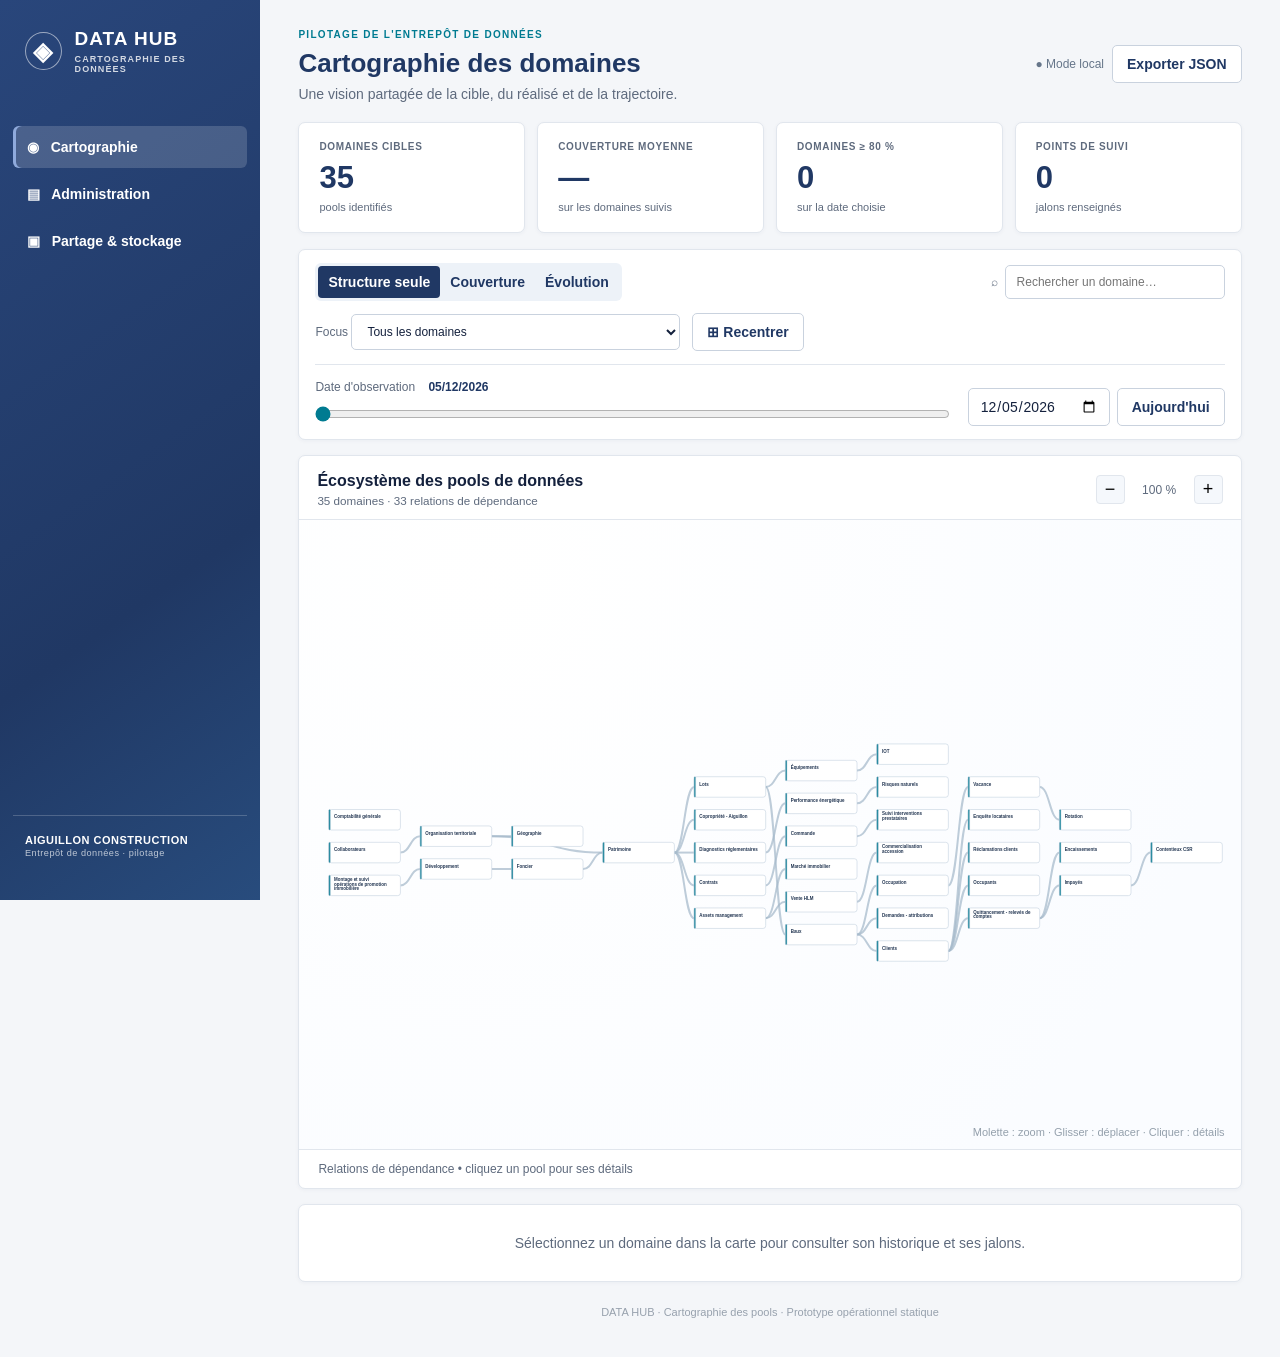
<file: index.html>
<!doctype html>
<html lang="fr"><head><meta charset="utf-8"><meta name="viewport" content="width=device-width,initial-scale=1"><title>DATA HUB • Cartographie</title><link rel="stylesheet" href="./style.css"></head>
<body><div class="layout">
<aside class="side"><div class="brand"><span class="logo">◈</span><div>DATA HUB<small>CARTOGRAPHIE DES DONNÉES</small></div></div><nav><button data-view="map" class="active">◉ &nbsp; Cartographie</button><button data-view="admin">▤ &nbsp; Administration</button><button data-view="storage">▣ &nbsp; Partage & stockage</button></nav><div class="side-foot">AIGUILLON CONSTRUCTION<br><small>Entrepôt de données · pilotage</small></div></aside>
<main><header class="top"><div><span class="overline">PILOTAGE DE L'ENTREPÔT DE DONNÉES</span><h1 id="pageTitle">Cartographie des domaines</h1><p id="pageDesc">Une vision partagée de la cible, du réalisé et de la trajectoire.</p></div><div class="actions"><span id="storageStatus" class="storage-status">● Mode local</span><button class="btn secondary" id="exportButton">Exporter JSON</button></div></header>
<section id="mapPage"><div class="kpis"><article><small>DOMAINES CIBLES</small><strong id="totalDomains">—</strong><span>pools identifiés</span></article><article><small>COUVERTURE MOYENNE</small><strong id="avgCoverage">—</strong><span>sur les domaines suivis</span></article><article><small>DOMAINES ≥ 80 %</small><strong id="matureDomains">—</strong><span>sur la date choisie</span></article><article><small>POINTS DE SUIVI</small><strong id="totalMilestones">—</strong><span>jalons renseignés</span></article></div>
<div class="panel toolbar"><div class="toolrow"><div class="toggle"><button data-layer="structure" class="active">Structure seule</button><button data-layer="coverage">Couverture</button><button data-layer="delta">Évolution</button></div><label class="search">⌕ <input id="filter" placeholder="Rechercher un domaine…"></label><label>Focus <select id="groupFilter"><option value="">Tous les domaines</option></select></label><button class="btn secondary" id="fitButton">⊞ Recentrer</button></div><div class="timeline"><div><label for="dateRange">Date d'observation <strong id="dateLabel"></strong></label><input type="range" id="dateRange" min="0" max="0" value="0"></div><div class="date-controls"><input type="date" id="dateInput"><button id="todayButton" class="btn secondary">Aujourd'hui</button></div></div></div>
<div class="panel map-panel"><div class="map-heading"><div><b>Écosystème des pools de données</b><small id="mapCount"></small></div><div class="zoom"><button id="zoomOut" title="Dézoomer">−</button><span id="zoomIndicator">100 %</span><button id="zoomIn" title="Zoomer">+</button></div></div><div id="mapViewport"><svg id="mapSvg" role="img" aria-label="Cartographie interactive des dépendances entre domaines"></svg><div class="map-help">Molette : zoom · Glisser : déplacer · Cliquer : détails</div></div><div class="legend" id="legend"></div></div>
<div class="detail panel" id="detail"><div class="empty-detail">Sélectionnez un domaine dans la carte pour consulter son historique et ses jalons.</div></div>
</section>
<section id="adminPage" hidden><div class="two-col"><div class="panel admin-panel"><h2>Domaines de données</h2><p class="muted">Ajoutez un domaine indépendant ou reliez-le à plusieurs domaines existants.</p><form id="domainForm"><input type="hidden" id="domainId"><label>Nom du domaine <input id="domainName" required maxlength="90" placeholder="Ex. Maintenance patrimoniale"></label><label>Description <textarea id="domainDescription" rows="2" placeholder="Périmètre du pool de données"></textarea></label><label>Dépendances (plusieurs choix possibles)<select multiple id="domainParents" size="7"></select><small>Ctrl + clic pour sélectionner plusieurs parents. Laissez vide pour un domaine autonome.</small></label><div class="form-actions"><button class="btn" type="submit">Enregistrer le domaine</button><button class="btn secondary" type="button" id="resetDomain">Nouveau</button><button class="btn danger" type="button" id="deleteDomain" hidden>Supprimer</button></div></form></div><div class="panel admin-panel"><h2>Couverture temporelle</h2><p class="muted">Un jalon est un taux associé à une date ; les dates futures correspondent à une prévision.</p><form id="milestoneForm"><label>Domaine <select id="milestoneDomain" required></select></label><label>Date du jalon <input type="date" id="milestoneDate" required></label><label>Couverture (%) <div class="inline-input"><input id="milestoneValue" type="number" min="0" max="100" step="1" required value="0"><b>%</b></div></label><label>Note / hypothèse <textarea id="milestoneNote" rows="2" placeholder="Ex. Mise en production du flux…"></textarea></label><button class="btn" type="submit">Enregistrer le jalon</button></form><h3>Jalons du domaine</h3><div id="milestoneList"></div></div></div><div class="panel admin-panel"><h2>Référentiel des domaines</h2><div id="domainTable"></div></div></section>
<section id="storagePage" hidden><div class="panel admin-panel"><h2>Fichier de données partagé</h2><p>Choisissez un fichier JSON dans un dossier Teams <b>synchronisé localement avec OneDrive</b> et ouvert dans <b>Edge ou Chrome</b>. Les modifications sont alors enregistrées dans ce fichier lorsque vous cliquez sur « Enregistrer sur le dossier ». Les autres collaborateurs doivent recharger le fichier pour voir les changements.</p><div class="form-actions"><button id="openShared" class="btn">Ouvrir un fichier existant</button><button id="createShared" class="btn secondary">Créer un fichier dans un dossier</button><button id="saveShared" class="btn secondary">Enregistrer sur le dossier</button><button id="reloadShared" class="btn secondary">Recharger</button><button id="importButton" class="btn secondary">Importer JSON</button><input id="importFile" type="file" accept="application/json,.json" hidden></div><div id="storageInfo" class="notice"></div><h3>Important pour le travail collaboratif</h3><p>La synchronisation OneDrive n'est pas une base de données transactionnelle : deux personnes modifiant le même fichier en parallèle peuvent créer un conflit. Pour des saisies simultanées fiables et des droits centralisés, utilisez une application hébergée avec Microsoft Graph / SharePoint List ou une API sécurisée.</p><p>La publication d'un HTML dans les « Fichiers » Teams n'en fait pas automatiquement une application web consultable. Pour un accès via URL, hébergez les fichiers statiques sur un site interne (Azure Static Web Apps, par exemple), éventuellement intégré en onglet Teams.</p></div></section>
<footer>DATA HUB · Cartographie des pools · Prototype opérationnel statique</footer></main></div><script src="./app.js"></script></body></html>
</file>
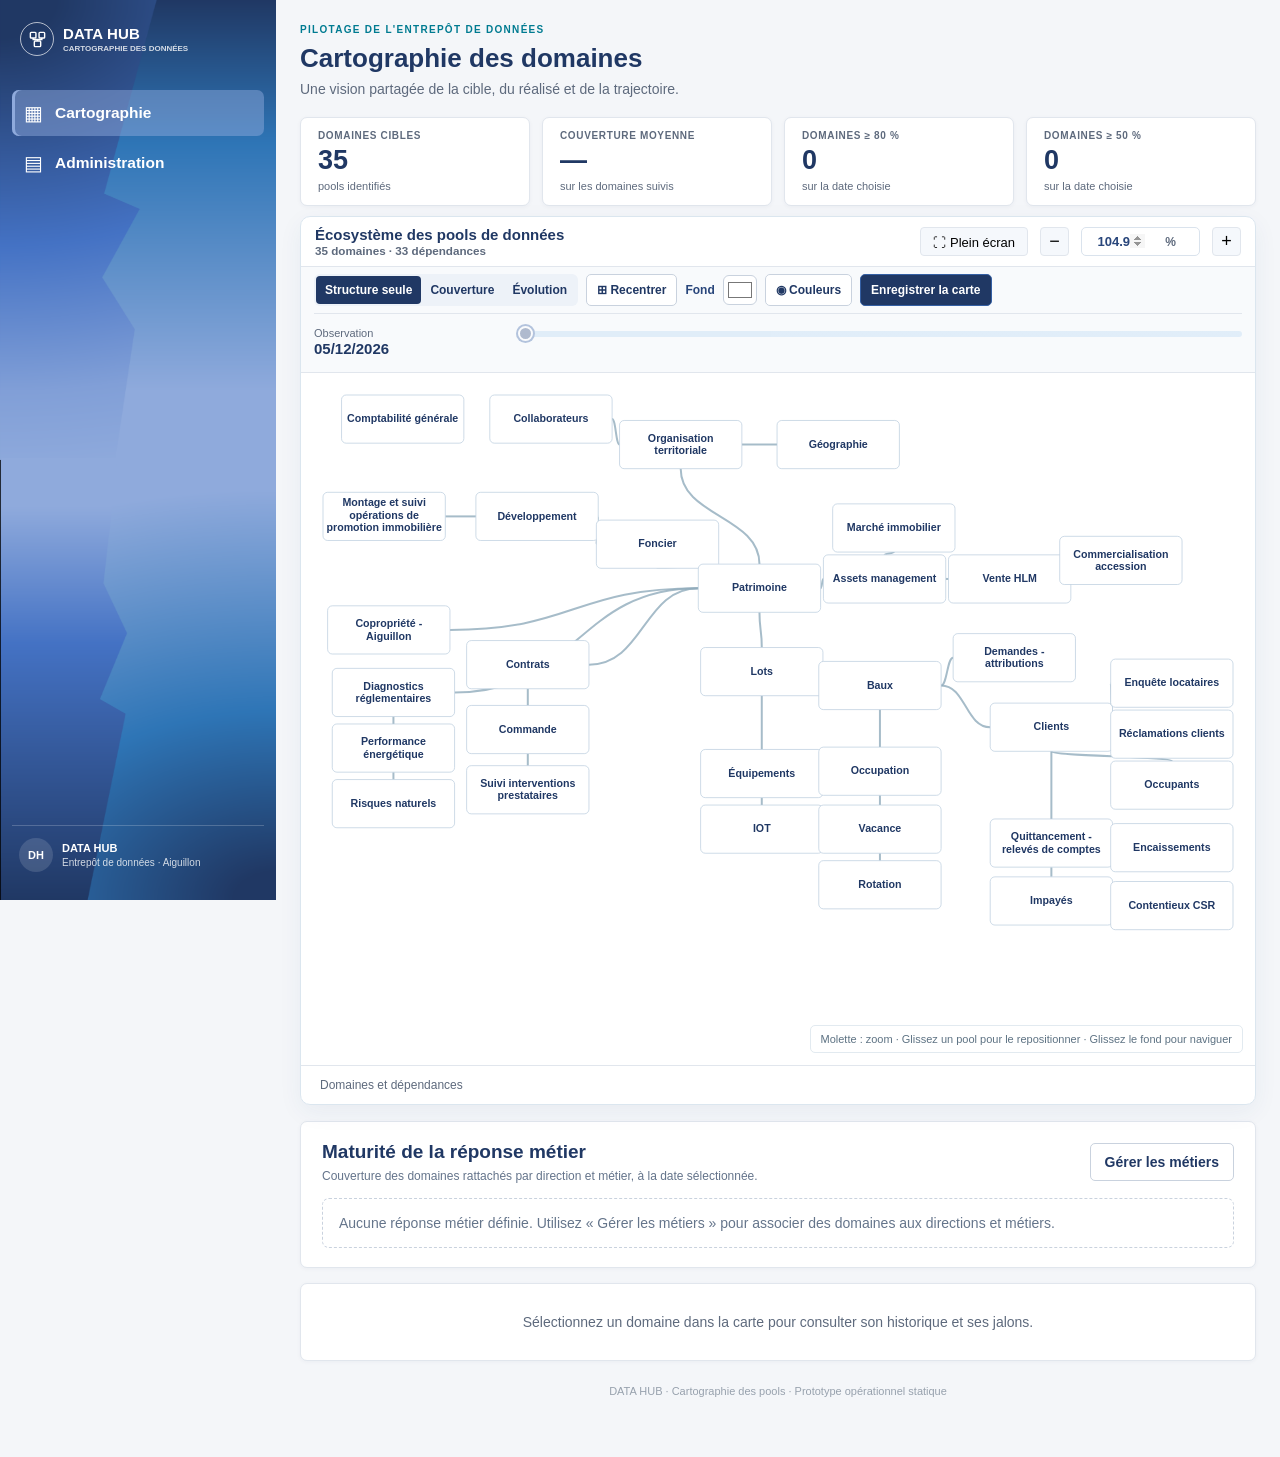
<file: DATA_HUB_Cartographie.html>
<!doctype html>
<html lang="fr"><head><meta charset="utf-8"><meta name="viewport" content="width=device-width,initial-scale=1"><title>DATA HUB • Cartographie</title><style>
/* Design inspiré des fichiers Aiguillon_design d'ARIANE (lecture seule). */
:root{--blue-950:#203864;--blue-900:#29467b;--blue-800:#3560a4;--blue-100:#eaf1fb;--bg:#f4f6f9;--border:#e1e6ed;--text:#14213d;--muted:#5e6a7d;--teal:#007b91;--font:"Century Gothic","CenturyGothic","AppleGothic","Segoe UI",Arial,sans-serif}
*{box-sizing:border-box}body{margin:0;background:var(--bg);color:var(--text);font:14px var(--font)}button,input,select,textarea{font:inherit}button{cursor:pointer}button:focus-visible,input:focus-visible,select:focus-visible,textarea:focus-visible{outline:2px solid #1d64c8;outline-offset:2px}button:disabled{opacity:.5;cursor:not-allowed}.layout{display:flex;min-height:100vh}.side{width:260px;position:sticky;top:0;align-self:flex-start;min-height:100vh;background:linear-gradient(145deg,#29467b,#203864 65%,#284c7d);color:white;flex-shrink:0;padding:24px 13px;display:flex;flex-direction:column}.brand{display:flex;align-items:center;gap:13px;font-size:19px;font-weight:800;letter-spacing:1px;padding:4px 12px}.brand small{display:block;font-size:9px;letter-spacing:1.1px;margin-top:4px;opacity:.8}.logo{border:1px solid #ffffff88;border-radius:50%;height:38px;width:38px;display:grid;place-items:center;font-size:25px}.side nav{display:grid;gap:5px;margin-top:48px}.side nav button{border:0;background:transparent;color:white;border-radius:6px;padding:13px 14px;text-align:left;font-weight:600}.side nav button.active{background:#ffffff29;box-shadow:inset 3px 0 #8faadc}.side nav button:hover{background:#ffffff24}.side-foot{border-top:1px solid #ffffff33;margin-top:auto;padding:18px 12px;font-size:11px;font-weight:700;letter-spacing:.5px}.side-foot small{font-weight:400;opacity:.7}main{min-width:0;flex:1;max-width:1800px;padding:25px clamp(16px,3vw,40px) 15px;margin:auto}.top{display:flex;justify-content:space-between;align-items:center;gap:15px;margin-bottom:20px}.top h1{font-size:26px;color:var(--blue-950);margin:7px 0}.top p{color:var(--muted);margin:0}.overline{font-size:10px;font-weight:700;letter-spacing:1.3px;color:var(--teal)}.actions,.form-actions{display:flex;align-items:center;gap:8px;flex-wrap:wrap}.storage-status{color:#66768a;font-size:12px}.btn{border:1px solid var(--blue-800);background:var(--blue-950);color:white;border-radius:5px;padding:10px 14px;font-weight:700}.btn.secondary{background:white;color:var(--blue-950);border-color:#c9d2de}.btn.danger{color:#b42318;background:#fff;border-color:#efb6b4}.btn:hover{filter:brightness(.95)}.kpis{display:grid;grid-template-columns:repeat(4,1fr);gap:12px;margin-bottom:16px}.kpis article,.panel{background:white;border:1px solid var(--border);border-radius:7px;box-shadow:0 1px 4px #2038640b}.kpis article{padding:18px 20px}.kpis article small{display:block;color:var(--muted);font-size:10px;font-weight:700;letter-spacing:.65px}.kpis article strong{display:block;font-size:31px;margin:8px 0 2px;color:var(--blue-950)}.kpis article span{color:var(--muted);font-size:11px}.toolbar{padding:13px 16px;margin-bottom:15px}.toolrow{display:flex;align-items:center;gap:12px;flex-wrap:wrap}.toggle{display:flex;background:#edf2f8;border-radius:6px;padding:3px}.toggle button{border:0;background:transparent;padding:8px 10px;color:var(--blue-950);border-radius:4px;font-weight:700}.toggle .active{background:var(--blue-950);color:white}.search{display:flex;align-items:center;gap:7px;margin-left:auto;color:var(--muted)}.search input{width:220px}.toolrow input,.toolrow select,.date-controls input,.admin-panel input,.admin-panel select,.admin-panel textarea{background:white;border:1px solid #c9d2de;border-radius:5px;padding:9px 11px;color:var(--text);min-width:0}.toolrow label{font-size:12px;color:var(--muted)}.timeline{display:flex;align-items:end;justify-content:space-between;gap:18px;border-top:1px solid var(--border);margin-top:13px;padding-top:13px}.timeline>div:first-child{flex:1}.timeline label{font-size:12px;color:var(--muted)}.timeline label strong{color:var(--blue-950);margin-left:10px}.timeline input[type=range]{display:block;accent-color:var(--teal);width:100%;margin:12px 0 4px}.date-controls{display:flex;gap:7px;align-items:center}.map-panel{overflow:hidden}.map-heading{padding:16px 18px 12px;display:flex;justify-content:space-between;align-items:center}.map-heading b{font-size:16px}.map-heading small{display:block;color:var(--muted);margin-top:4px}.zoom{display:flex;align-items:center;gap:12px}.zoom button{background:#f5f8fc;border:1px solid var(--border);border-radius:4px;width:29px;height:29px;font-size:18px}.zoom span{font-size:12px;color:var(--muted);min-width:45px;text-align:center}#mapViewport{position:relative;overflow:hidden;min-height:630px;height:min(69vh,860px);background:radial-gradient(circle at 20% 10%,#fff 0%,#fafcff 80%);border-top:1px solid var(--border);cursor:grab}#mapViewport:active{cursor:grabbing}#mapSvg{width:100%;height:100%;display:block;touch-action:none}.edge{fill:none;stroke:#a6bacb;stroke-width:2;opacity:.72;vector-effect:non-scaling-stroke}.edge.active{stroke:var(--teal);stroke-width:3}.node rect{fill:white;stroke:#b9c9d8;stroke-width:1.35}.node .accent{fill:var(--teal)}.node text{font:700 12px var(--font);fill:#223551;pointer-events:none}.node .subtext{font:10px var(--font);fill:#64748b}.node{cursor:pointer}.node:hover rect:first-child,.node.selected rect:first-child{stroke:var(--teal);stroke-width:3}.node.dim{opacity:.19}.node .percent{font:800 15px var(--font)}.node .pct-bg{fill:#e6ebf0}.node .pct-bar{fill:var(--teal)}.map-help{position:absolute;bottom:11px;right:16px;color:#94a0ac;font-size:11px;pointer-events:none}.legend{display:flex;gap:17px;flex-wrap:wrap;align-items:center;padding:12px 19px;border-top:1px solid var(--border);color:var(--muted);font-size:12px}.legend i{display:inline-block;width:10px;height:10px;border-radius:3px;margin-right:5px}.detail{margin-top:15px;padding:20px}.empty-detail{text-align:center;color:var(--muted);padding:10px}.detail-head{display:flex;justify-content:space-between;gap:15px}.detail-head h2{margin:0 0 4px;font-size:19px}.detail-head p{margin:0;color:var(--muted)}.details-grid{display:grid;grid-template-columns:180px 1fr;gap:24px;margin-top:16px}.big-percent{font-size:42px;color:var(--blue-950);font-weight:800}.mini-timeline{display:flex;gap:8px;flex-wrap:wrap}.mini-timeline span{border:1px solid var(--border);border-radius:5px;padding:9px 12px;background:#f9fbff;font-size:12px}.mini-timeline small{display:block;color:var(--muted);margin-top:3px}.two-col{display:grid;grid-template-columns:1fr 1fr;gap:15px;margin-bottom:15px}.admin-panel{padding:20px;margin-bottom:15px}.admin-panel h2{font-size:19px;color:var(--blue-950);margin:0 0 10px}.admin-panel h3{font-size:14px;margin:25px 0 10px}.muted{color:var(--muted);line-height:1.6}.admin-panel form{display:grid;gap:14px}.admin-panel form label{display:grid;gap:6px;font-size:12px;font-weight:700;color:var(--blue-950)}.admin-panel textarea{resize:vertical}.admin-panel select[multiple]{min-height:130px}.admin-panel small{font-weight:400;color:var(--muted)}.inline-input{display:flex;align-items:center;gap:8px}.inline-input input{width:110px}.item-list{display:grid;gap:7px}.item{display:flex;align-items:center;justify-content:space-between;gap:12px;padding:10px;border:1px solid var(--border);border-radius:5px}.item small{display:block;margin-top:3px}.item button,.link-btn{color:var(--blue-800);background:transparent;border:0;text-align:left;font-weight:700}.item .danger{color:#b42318}.notice{background:#eaf1fb;padding:13px;border-radius:6px;margin:14px 0;color:var(--blue-950);line-height:1.6}footer{text-align:center;color:#97a1ad;font-size:11px;padding:24px}section[hidden]{display:none!important}
@media(max-width:1120px){.side{width:205px}.kpis{grid-template-columns:repeat(2,1fr)}.two-col{grid-template-columns:1fr}.search{margin-left:0}}@media(max-width:700px){.layout{display:block}.side{position:relative;width:100%;min-height:auto;padding:12px}.side nav{display:flex;overflow:auto;margin-top:12px}.side-foot{display:none}main{padding:16px 10px}.top,.timeline{flex-direction:column;align-items:stretch}.kpis{gap:6px}.kpis article{padding:12px}.kpis article strong{font-size:26px}#mapViewport{height:65vh;min-height:490px}.details-grid{grid-template-columns:1fr}.search input{width:180px}}
@media(prefers-reduced-motion:reduce){*{scroll-behavior:auto!important;transition:none!important}}

/* Bandeau source : ARIANE / humain/application_scenario/ui-theme/Aiguillon_design.
   Reproduction en HTML autonome des règles shell.css et de son image originale. */
:root{--app-bg:#f4f6f9;--surface:#fff;--border-strong:#c9d2de;--blue-300:#8faadc;--radius-md:7px;--sidebar-width:276px;--font-ui:"Century Gothic","CenturyGothic","AppleGothic","Segoe UI",Arial,sans-serif}
.side{width:var(--sidebar-width);padding:22px 12px 16px;min-height:100vh;background-color:#29467b;background-image:url("[data-uri]");background-size:100% 100%;background-position:center top}
.brand{display:flex;align-items:center;gap:9px;padding:0 8px;font-size:15px;letter-spacing:.2px;font-weight:700}
.brand .logo{width:34px;height:34px;display:grid;place-items:center;border:1px solid #ffffffaa;border-radius:50%;flex:none;font-size:unset}
.brand small{font-size:8px;font-weight:600;margin-top:2px;letter-spacing:0}
.side nav{display:flex;flex-direction:column;gap:4px;margin-top:34px}
.side nav button{display:flex;align-items:center;gap:12px;width:100%;border:0;border-radius:var(--radius-md);padding:11px 12px;background:transparent;color:#fff;font-size:15.5px;font-weight:600;text-align:left;box-shadow:none}
.side nav button:hover{background:rgb(143 170 220 / 34%)}
.side nav button.active{background:rgb(143 170 220 / 48%);box-shadow:inset 3px 0 0 var(--blue-300)}
.nav-icon{width:19px;display:inline-grid;place-items:center;font-size:20px;font-weight:400}
.side-foot{display:flex;align-items:center;gap:9px;margin-top:auto;padding:12px 7px;border-top:1px solid #ffffff33;font-size:11px;letter-spacing:0}
.side-foot>div{display:flex;flex-direction:column;gap:3px}.side-foot small{font-size:10px;opacity:.8}.user-round{width:34px;height:34px;display:grid;place-items:center;background:#ffffff22;border-radius:50%;flex:none;font-size:11px}
main{max-width:none;margin-left:0;flex:1;padding:20px 24px 36px}
.admin-actions[hidden]{display:none!important}
.admin-actions{justify-content:flex-end}
.admin-tabs{display:flex;gap:5px;border-bottom:1px solid var(--border-strong);margin:0 0 16px;padding:0 3px}
.admin-tabs button{border:0;border-radius:7px 7px 0 0;padding:13px 21px;background:#eef2f8;color:var(--blue-950);font-weight:700}
.admin-tabs button.active{background:var(--blue-950);color:white}
.admin-help p{color:var(--muted);line-height:1.5}
#domainAdmin[hidden],#coverageAdmin[hidden]{display:none!important}
#domainAdmin .two-col{grid-template-columns:minmax(0,1fr)}
#domainAdmin .admin-panel{margin-bottom:14px}
.coverage-workspace{max-width:1050px}
.coverage-workspace form{display:grid;grid-template-columns:1fr 1fr;column-gap:18px;row-gap:16px}
.coverage-workspace form label:first-child,.coverage-workspace form label:last-of-type{grid-column:1/-1}
.coverage-workspace form button{grid-column:1/-1;justify-self:start}
.map-panel{border-radius:10px;box-shadow:0 7px 25px #1c47700f;border:1px solid #dbe6ef}
.map-heading{padding:17px 22px}.map-heading b{color:var(--blue-950);font-size:17px}
.map-subtitle{color:#8b9bab!important}
#mapViewport{height:min(80vh,950px);min-height:670px;background:radial-gradient(ellipse at 50% 35%,#fff 0%,#fcfeff 58%,#f2f8fc 100%);cursor:grab}
#mapViewport.is-node-drag{cursor:grabbing}
.node{cursor:grab}.node.is-dragging{cursor:grabbing}
.node rect:first-child{fill:#fff;stroke:#b4d5dc;stroke-width:1.7;filter:drop-shadow(0 2px 5px #284c6a18)}
.node:hover rect:first-child,.node.selected rect:first-child{stroke:#007b91;stroke-width:2.7;filter:drop-shadow(0 3px 9px #007b9133)}
.node .bracket{fill:none;stroke:#008c9d;stroke-width:2.8;stroke-linecap:round}
.node text{font:700 14px var(--font);fill:#24324d}
.node .percent{font-size:13px;font-weight:800}
.node .pct-bg{fill:#edf1f5}.node .pct-bar{fill:#007b91}
.edge{stroke:#91acbc;stroke-width:2;opacity:.8}
.edge.active{stroke:#007b91;stroke-width:3.2;opacity:1}
.map-help{background:#ffffffd9;bottom:12px;right:12px;padding:7px 10px;border:1px solid #e2eaf0;border-radius:5px;color:#5d7283}
#mapCount{font-weight:600}
@media(max-width:1199px){.side{display:none}main{margin:0;padding:18px}}
@media(max-width:767px){.side{display:flex;width:100%;min-height:auto;background-size:cover;padding:12px}.side nav{margin-top:12px;flex-direction:row}.side-foot{display:none}.brand{font-size:14px}.admin-tabs button{padding:11px;font-size:12px}.coverage-workspace form{grid-template-columns:1fr}.coverage-workspace form label{grid-column:1!important}#mapViewport{min-height:540px;height:75vh}}

.node rect:first-child{filter:none;stroke:#b9cbdc;stroke-width:1.3px}.node .bracket{display:none}.node text{font-size:13px}.coverage-head{display:flex;align-items:center;justify-content:space-between;gap:20px;flex-wrap:wrap}.coverage-head label{display:flex;align-items:center;gap:9px}.coverage-table-wrap{overflow:auto;max-height:68vh;border:1px solid #e1e6ed;border-radius:6px;margin-top:16px}.coverage-table{table-layout:auto;width:max-content;min-width:100%;border-spacing:0}.coverage-table th,.coverage-table td{padding:10px!important;font-size:13px!important;border-bottom:1px solid #dce4ef!important}.coverage-table thead th{position:sticky;top:0;z-index:3;background:#203864!important;color:white!important}.coverage-table .domain-column{position:sticky;left:0;z-index:2;min-width:280px;max-width:370px;text-align:left;background:#eaf1fb!important;color:#203864!important}.coverage-table thead .domain-column{z-index:4;background:#203864!important;color:white!important}.coverage-table td{min-width:130px;background:white}.coverage-table tbody tr:nth-child(even) td{background:#f8fbff}.matrix-value{width:84px;text-align:right;border:1px solid #c9d2de;border-radius:5px;padding:7px}.date-cell{display:flex;gap:14px;align-items:center;justify-content:space-between}.remove-date{border:0;background:transparent;color:white;font-size:20px}.coverage-actions{display:flex;justify-content:space-between;gap:12px;align-items:center;flex-wrap:wrap;padding-top:17px}
/* Teintes exclusivement bleues et cartouches lisibles. */
.node .pct-bg{fill:#eaf1fb}.node .pct-bar{fill:#3560a4}.node rect:first-child{filter:none!important}.node .percent{font-weight:700}.node .bracket{display:none!important}
.coverage-table .domain-column{max-width:380px;overflow-wrap:anywhere}

.map-placement-notice{margin:-2px 0 10px;padding:9px 14px;border:1px solid #d5e2f0;border-radius:6px;color:#29467b;background:#edf4fc;font-size:12px}
#saveMapLayout{white-space:nowrap}
.coverage-table th.date-found{background:#3b7cbb!important;box-shadow:inset 0 0 0 3px #8faadc!important;transition:background .25s,box-shadow .25s}


/* Cartographie lisible : cartes plus grandes, plein écran réel / secours sans serveur. */
#mapPanel{min-width:0}
#mapPanel:fullscreen,#mapPanel.fullscreen-fallback{
 display:flex!important;flex-direction:column!important;width:100vw!important;height:100vh!important;
 max-width:none!important;max-height:none!important;border-radius:0!important;margin:0!important;
 border:none!important;background:white!important;z-index:9999
}
#mapPanel:fullscreen #mapViewport,#mapPanel.fullscreen-fallback #mapViewport{
 flex:1 1 auto!important;height:auto!important;min-height:0!important
}
#mapPanel.fullscreen-fallback{position:fixed!important;inset:0!important}
#mapPanel:fullscreen .map-heading,#mapPanel.fullscreen-fallback .map-heading{flex:none!important}
#mapPanel:fullscreen .legend,#mapPanel.fullscreen-fallback .legend{flex:none!important}
#mapFullscreen{width:auto!important;padding:6px 12px!important;font-size:13px!important;line-height:1.4!important;white-space:nowrap}
.node text{font-size:19px!important;letter-spacing:-.2px;font-weight:700}
.node .percent{font-size:14px!important}
.node rect:first-child{stroke-width:1.5px}


.coverage-table-wrap{min-height:280px!important;display:block!important;overflow:auto!important}
#coverageMatrix{display:table!important;width:max-content!important;min-width:100%!important;table-layout:auto!important}
#coverageMatrix thead{display:table-header-group!important}
#coverageMatrix tbody{display:table-row-group!important}
#coverageMatrix tr{display:table-row!important}
#coverageMatrix th,#coverageMatrix td{display:table-cell!important}
#coverageMatrix tbody th.domain-column{min-width:300px}
#coverageMatrix .matrix-value{min-width:72px!important;max-width:96px!important}
#coverageMatrix .unit{padding-left:5px;color:#5e6a7d}

/* Cartouches confortables pour la lecture et choix du fond Aiguillon */
.node text{font-size:23px!important;letter-spacing:0!important;font-weight:700!important}
.node .percent{font-size:17px!important}
.map-background-control{display:inline-flex!important;align-items:center!important;gap:8px;white-space:nowrap;font-size:12px!important;font-weight:700;color:#29467b!important}
.map-background-control input[type="color"]{width:39px;height:35px;cursor:pointer;padding:2px;border-radius:6px;border:1px solid #c9d2de;background:#fff}
#mapViewport{background-image:none!important}

/* Barre compacte intégrée à la cartographie : aucun bandeau séparé. */
.kpis{margin-bottom:10px}
.kpis article{padding:12px 17px}
.kpis article strong{font-size:27px;margin:4px 0 1px}
.map-heading{padding:9px 14px!important;gap:12px}
.map-heading b{font-size:15px!important}
.map-heading small{margin-top:1px!important}
.map-inline-controls{background:#f8fafc;border-top:1px solid #e1e6ed;padding:7px 12px 5px}
.map-tool-strip{display:flex;align-items:center;gap:8px;flex-wrap:wrap}
.map-tool-strip .toggle{padding:2px}
.map-tool-strip .toggle button{padding:7px 9px;font-size:12px}
.map-tool-strip .search{margin-left:0}
.map-tool-strip .search input{width:180px;padding:7px 9px}
.map-tool-strip .focus-control{display:flex;align-items:center;gap:6px;font-size:12px;color:#5e6a7d}
.map-tool-strip select{width:160px;padding:7px 8px}
.map-tool-strip .btn{padding:8px 10px;font-size:12px}
.map-tool-strip .map-background-control{font-size:11px}
.map-tool-strip .map-background-control input[type=color]{height:30px;width:34px}
.map-time-bar{display:flex;align-items:center;gap:14px;margin-top:7px;padding-top:7px;border-top:1px solid #e1e6ed;min-width:0}
.map-time-caption{display:flex;flex-direction:column;align-items:flex-start;flex:0 0 152px;gap:2px;font-size:10px;color:#5e6a7d}
.map-time-caption strong{font-size:12px;color:#203864;white-space:nowrap}
.map-time-caption small{font-size:10px;color:#64748b}
.map-time-track{min-width:150px;flex:1;align-self:center;position:relative;padding-top:2px}
.map-time-track input[type=range]{width:100%;accent-color:#3560a4;margin:0;display:block;height:17px;cursor:pointer}
.map-time-track input[type=range]:disabled{opacity:.35;cursor:not-allowed}
.time-stops{position:relative;height:19px;margin:0 8px}
.time-stop{position:absolute;top:0;transform:translateX(-50%);width:12px;height:12px;border:2px solid #3560a4;border-radius:50%;background:#eaf1fb;padding:0;cursor:pointer}
.time-stop.active{background:#203864;border-color:#203864;box-shadow:0 0 0 3px #8faadc66}
.time-stop.future{border-style:dashed}
.time-stop .time-point-label{position:absolute;top:12px;left:50%;transform:translateX(-50%);font-size:9px;white-space:nowrap;color:#405775;font-weight:600;pointer-events:none}
.time-stop.active .time-point-label{color:#203864;font-weight:800}
.time-ends{display:flex;justify-content:space-between;color:#77879e;font-size:9px;margin:0 2px;min-height:12px}
.time-ends:empty{display:none}
.map-time-bar .date-controls{flex:none;gap:6px}
.map-time-bar .date-controls input{width:132px;padding:6px 7px;font-size:12px}
.map-time-bar .date-controls .btn{padding:7px 9px;font-size:12px}
.map-inline-status{font-size:10px;color:#7c8a9a;min-height:14px;margin-top:3px}
#mapViewport{height:min(77vh,950px);border-top:1px solid #e1e6ed}
#mapPanel:fullscreen .map-inline-controls,#mapPanel.fullscreen-fallback .map-inline-controls{flex:none!important}
@media(max-width:1150px){
 .map-tool-strip .search input{width:145px}
 .map-time-bar{flex-wrap:wrap}
 .map-time-caption{flex-basis:125px}
 .map-time-track{flex-basis:50%}
}
@media(max-width:690px){
 .map-heading{align-items:flex-start}
 .map-time-bar{gap:8px}
 .map-time-caption{flex:1 0 100%}
 .map-time-track{flex:1 0 100%;order:2}
 .map-time-bar .date-controls{order:1}
 .map-tool-strip .search input{width:170px}
}


/* Frise temporelle : libellés mieux contrastés et bandeau épuré. */
.map-tool-strip{gap:8px}
.map-time-caption{flex-basis:172px}
.map-time-caption span,.map-time-caption small{font-size:12px}
.map-time-caption strong{font-size:16px}
.time-stops{height:34px}
.time-stop{height:16px;width:16px;border-width:2px}
.time-stop .time-point-label{font-size:13px;top:17px;letter-spacing:.2px;font-weight:700}
.time-stop.active .time-point-label{font-weight:800}
.time-ends{font-size:11px;margin-top:4px}
.map-time-track{padding-top:4px}
.map-inline-controls{padding:7px 13px 8px}
.json-import-status{margin:0 0 12px;padding:10px 13px;background:#eff4fa;border:1px solid #d9e6f3;border-radius:6px;color:#29467b;font-size:12px;line-height:1.5}


/* Frise claire, sans bornes ni légendes pouvant se chevaucher */
.map-time-bar{padding-bottom:1px}
.map-time-caption{flex:0 0 190px;gap:1px}
.map-time-caption span{font-size:11px}
.map-time-caption strong{font-size:15px;white-space:nowrap}
.map-time-track{padding-top:2px;--today-split:100%}
.map-time-track input[type=range]{appearance:none;-webkit-appearance:none;background:transparent;height:21px;cursor:pointer;accent-color:transparent}
.map-time-track input[type=range]::-webkit-slider-runnable-track{height:6px;border-radius:20px;background:linear-gradient(90deg,#3560a4 0%,#3560a4 var(--today-split),#b6d6f3 var(--today-split),#b6d6f3 100%);border:0}
.map-time-track input[type=range]::-moz-range-track{height:6px;border-radius:20px;background:linear-gradient(90deg,#3560a4 0%,#3560a4 var(--today-split),#b6d6f3 var(--today-split),#b6d6f3 100%);border:0}
.map-time-track input[type=range]::-webkit-slider-thumb{-webkit-appearance:none;width:15px;height:15px;margin-top:-4.5px;border-radius:50%;border:2px solid #fff;background:#29467b;box-shadow:0 0 0 2px #3560a4}
.map-time-track.future-selection input[type=range]::-webkit-slider-thumb{background:#9fc5e8;box-shadow:0 0 0 2px #8faadc}
.map-time-track input[type=range]::-moz-range-thumb{width:12px;height:12px;border-radius:50%;border:2px solid #3560a4;background:#29467b}
.map-time-track.future-selection input[type=range]::-moz-range-thumb{background:#9fc5e8;border-color:#8faadc}
.time-stops{height:19px}
.time-stop{width:14px;height:14px;border:2px solid #3560a4;background:#eaf1fb;border-radius:50%;top:2px}
.time-stop.future{border-color:#81b0e2;background:#dfedfa;border-style:solid}
.time-stop.active{border-color:#29467b;background:#29467b;box-shadow:0 0 0 3px #8faadc66}
.time-stop.future.active{border-color:#6b9ed8;background:#9fc5e8;box-shadow:0 0 0 3px #b6d6f388}
.time-point-label,.time-ends,.map-inline-status{display:none!important}
@media(max-width:850px){.map-time-caption{flex-basis:145px}.map-time-caption strong{font-size:13px}}


.domain-list-actions{display:flex;align-items:center;gap:12px;flex-shrink:0}.domain-list-actions .btn{padding:7px 10px;font-size:12px}.domain-list-actions strong{min-width:54px;text-align:right}

/* Zoom précis (5 à 500 %), intégré dans l'en-tête sans agrandir le bandeau. */
.zoom .zoom-custom{display:inline-flex;align-items:center;justify-content:center;gap:3px;
  border:1px solid #dae3ed;background:#fff;border-radius:5px;padding:1px 6px;color:#29467b;white-space:nowrap}
.zoom-custom input[type=number]{width:57px;border:0;outline:none;background:transparent;color:#29467b;
  text-align:right;font-size:13px;font-weight:700;padding:5px 0;font-family:inherit}
.zoom-custom input[type=number]:focus-visible{outline:2px solid #3560a4;border-radius:3px}
.zoom-custom input::-webkit-inner-spin-button,.zoom-custom input::-webkit-outer-spin-button{opacity:.6}
.zoom-custom span{font-size:12px;font-weight:600}


/* La carte est une surface de manipulation, jamais une zone de sélection de texte.
   Portée volontairement limitée : formulaires et tableau d'administration inchangés. */
#mapViewport,#mapViewport *{
  -webkit-user-select:none!important;
  user-select:none!important;
}
#mapViewport svg text{
  -webkit-user-select:none!important;
  user-select:none!important;
  pointer-events:none!important;
}
#mapViewport{touch-action:none}


/* Direction et réponse métier — mêmes composants et couleurs Aiguillon. */
.business-admin-layout{display:grid;grid-template-columns:minmax(320px,.9fr) minmax(320px,1.1fr);gap:16px}
.business-admin-layout .admin-panel{min-width:0}
#businessAdmin[hidden]{display:none!important}
#businessAdmin select[multiple]{min-height:290px}
.business-report{margin-top:16px;padding:19px 21px}
.business-report-header{display:flex;justify-content:space-between;align-items:center;gap:16px;flex-wrap:wrap}
.business-report h2{font-size:19px;color:#203864;margin:0}
.business-report-header p{font-size:12px;margin:6px 0 0;color:#64748b}
.business-analysis{display:grid;gap:14px;margin-top:15px}
.business-empty{border:1px dashed #c9d2de;padding:16px;border-radius:7px;color:#65758b}
.business-direction{border:1px solid #dce5f0;border-radius:8px;overflow:hidden;background:#fff}
.business-direction-header{padding:12px 15px;display:flex;align-items:center;justify-content:space-between;gap:16px;background:#edf3fa}
.business-direction-header h3{font-size:15px;margin:0;color:#203864}
.business-direction-header small{color:#62728b}
.business-score{display:flex;align-items:center;gap:12px;white-space:nowrap}
.business-score strong{color:#203864;font-size:21px}
.business-meter{width:115px;height:8px;background:#d7e2ee;border-radius:10px;overflow:hidden}
.business-meter>span{display:block;height:100%;background:#3560a4;border-radius:10px}
.business-rows{display:grid}
.business-row{display:grid;grid-template-columns:minmax(180px,1fr) 120px 115px minmax(100px,.65fr);align-items:center;gap:10px;padding:10px 15px;border-top:1px solid #e8edf4;font-size:12px}
.business-row strong{font-size:13px;color:#29467b}
.business-row .business-details{color:#6a7b91;text-align:right}
.business-row .business-score strong{font-size:15px}
.business-list-item{display:flex;align-items:center;justify-content:space-between;gap:10px;padding:11px 12px;border-bottom:1px solid #e3eaf3}
.business-list-item .name{font-weight:700;color:#203864}
.business-list-item small{display:block;color:#64748b;margin-top:4px}
.business-list-item button{flex:none}
.business-list-direction{margin:15px 0 5px;color:#29467b}
@media(max-width:1000px){.business-admin-layout{grid-template-columns:1fr}}
@media(max-width:720px){.business-row{grid-template-columns:1fr 75px;gap:6px}.business-row .business-meter,.business-row .business-details{grid-column:1/-1}.business-score{justify-content:flex-end}}


/* Interception des sélections pendant les glissements, y compris le SVG. */
#mapViewport,#mapViewport *{user-select:none!important;-webkit-user-select:none!important;-webkit-touch-callout:none!important}
#mapViewport svg text{user-select:none!important;-webkit-user-select:none!important;pointer-events:none!important}

/* Domaine(s) affectés et navigation cartographique depuis la réponse métier. */
.business-row{grid-template-columns:minmax(220px,2.2fr) 78px 120px 145px;align-items:center}
.business-job-content{min-width:0}
.business-job-content>strong{display:block}
.business-domains{display:flex;align-items:center;flex-wrap:wrap;gap:4px;margin-top:5px;min-width:0}
.business-domains-label{font-size:10px;color:#64748b}
.business-domain-chip{font-size:10px;color:#365778;background:#edf3fa;border:1px solid #dce7f4;border-radius:4px;padding:2px 6px;max-width:210px;overflow:hidden;text-overflow:ellipsis;white-space:nowrap}
.business-domain-disclosure{display:inline-block;position:relative}
.business-domain-disclosure summary{display:list-item;list-style:none;padding:2px 7px;font-size:10px;font-weight:700;color:#3560a4;border-radius:4px;background:#e7effa;cursor:pointer}
.business-domain-disclosure summary::-webkit-details-marker{display:none}
.business-domain-disclosure summary:hover{background:#d7e6fa}
.business-domain-expanded{display:flex;gap:5px;flex-wrap:wrap;max-height:136px;overflow:auto;padding:8px 0 3px}
.business-domain-disclosure[open]{flex-basis:100%}
.business-focus-target{cursor:pointer}
.business-focus-target:hover{background:#e9f1fc}
.business-focus-target:focus-visible{outline:2px solid #3560a4;outline-offset:-3px}
.business-focus-target.business-focus-active{background:#dceafd;box-shadow:inset 3px 0 #3560a4}
.business-focus-chevron{font-weight:800;font-size:13px;color:#7395b8}
.business-focus-label{font-size:11px;font-weight:700;color:#203864;max-width:230px;text-overflow:ellipsis;overflow:hidden;white-space:nowrap}
.focus-reset{padding:7px 10px!important;font-size:11px!important}
#mapViewport .node.focus-primary{opacity:1}
#mapViewport .node.focus-context{opacity:.92}
#mapViewport .node.focus-dim{opacity:.17}
#mapViewport .edge.focus-active{stroke:#087ca0;stroke-width:3.3;opacity:1}
#mapViewport .edge.focus-dim{opacity:.10}
@media(max-width:900px){.business-row{grid-template-columns:minmax(190px,1fr) 72px 100px}.business-row .business-details{grid-column:1/-1;text-align:left}}
@media(max-width:640px){.business-row{grid-template-columns:minmax(0,1fr) 65px}.business-row .business-meter{grid-column:1/-1}.business-domain-chip{max-width:170px}}


/* Palette de couverture, configurée depuis la carte (et non l'administration). */
#mapPanel{position:relative}
#paletteToggle[aria-expanded="true"]{background:#dceafa;border-color:#8faadc;color:#203864}
.coverage-palette-panel[hidden]{display:none!important}
.coverage-palette-panel{position:absolute;right:16px;top:90px;z-index:80;width:min(410px,calc(100% - 32px));max-height:min(78vh,720px);overflow:auto;background:#fff;border:1px solid #a8bfd9;border-radius:10px;box-shadow:0 12px 32px #20386435;padding:16px;font-size:12px;color:#203864}
.palette-panel-header{display:flex;align-items:center;justify-content:space-between;gap:10px}
.palette-panel-header strong{font-size:16px}
.palette-panel-header button{border:0;background:transparent;color:#29467b;font-size:18px}
.coverage-palette-panel p{margin:8px 0 13px;line-height:1.5;color:#586b83}
.palette-field{display:flex;align-items:center;justify-content:space-between;gap:12px;font-size:12px;font-weight:600}
.palette-field select{min-width:145px;padding:7px;border-radius:5px;border:1px solid #c9d2de;background:#fff}
.palette-field input[type=color]{width:41px;height:33px;border:1px solid #d3dce8;padding:2px;border-radius:6px;cursor:pointer}
.palette-editor-head{display:flex;align-items:center;justify-content:space-between;gap:10px;margin:16px 0 9px}
.palette-editor-head button{padding:5px 9px;font-size:11px}
.palette-stops{display:grid;gap:7px}
.palette-stop{display:grid;grid-template-columns:60px 35px 1fr 26px;align-items:center;gap:9px;border:1px solid #e1e9f3;border-radius:6px;padding:6px 9px}
.palette-stop input[type=number]{width:60px;min-width:0;font-size:12px;padding:6px;border:1px solid #cad6e4;border-radius:4px}
.palette-stop input[type=color]{width:35px;height:30px;padding:2px;border:1px solid #cad6e4;border-radius:5px}
.palette-stop-name{font-size:11px;color:#60718a}
.palette-stop button{border:0;background:transparent;color:#637895;font-size:19px}
.palette-stop button:disabled{opacity:.24;cursor:not-allowed}
.palette-options{display:grid;gap:9px;padding:12px 0;border-top:1px solid #e5ebf2;margin-top:12px}
.palette-message{min-height:16px;color:#a44532;font-size:11px}
.palette-footer{display:flex;justify-content:flex-end;gap:9px;padding-top:9px;border-top:1px solid #e5ebf2}
.coverage-palette-panel>small{display:block;margin-top:9px;color:#6f8095}
#mapViewport .node .coverage-badge{pointer-events:none}
#mapViewport .node .coverage-badge-text{font-family:var(--font);font-weight:800}
#mapViewport .node .coverage-title{paint-order:stroke;stroke-width:1px;stroke-linejoin:round}
@media(max-width:800px){.coverage-palette-panel{top:135px;right:8px;width:min(410px,calc(100% - 16px))}}
</style></head>
<body><div class="layout">
<aside class="side"><div class="brand"><span class="logo"><svg aria-hidden="true" viewBox="0 0 24 24" width="19" height="19" fill="none" stroke="currentColor" stroke-width="1.8"><rect x="3" y="3" width="7" height="7" rx="1"/><rect x="14" y="3" width="7" height="7" rx="1"/><rect x="8" y="14" width="8" height="7" rx="1"/><path d="M6.5 10v2h5.5m5.5-2v2H12v2"/></svg></span><div>DATA HUB<small>CARTOGRAPHIE DES DONNÉES</small></div></div><nav aria-label="Navigation principale"><button data-view="map" class="active"><span class="nav-icon">▦</span> Cartographie</button><button data-view="admin"><span class="nav-icon">▤</span> Administration</button></nav><div class="side-foot"><span class="user-round">DH</span><div><b>DATA HUB</b><small>Entrepôt de données · Aiguillon</small></div></div></aside>
<main><header class="top"><div><span class="overline">PILOTAGE DE L'ENTREPÔT DE DONNÉES</span><h1 id="pageTitle">Cartographie des domaines</h1><p id="pageDesc">Une vision partagée de la cible, du réalisé et de la trajectoire.</p></div><div class="actions admin-actions" id="adminActions" hidden><button class="btn" id="saveHtmlDirect" type="button" title="Écrire les données actuellement chargées dans ce fichier HTML">Enregistrer le HTML</button><button class="btn secondary" id="saveHtmlCopy">Enregistrer une copie</button><span id="storageStatus" class="storage-status">● Mode local</span><button class="btn secondary" id="exportButton">Exporter JSON</button><button class="btn secondary" id="importButton" type="button">Importer JSON</button><input id="importFile" type="file" accept=".json,application/json" hidden></div></header>
<section id="mapPage"><div class="kpis"><article><small>DOMAINES CIBLES</small><strong id="totalDomains">—</strong><span>pools identifiés</span></article><article><small>COUVERTURE MOYENNE</small><strong id="avgCoverage">—</strong><span>sur les domaines suivis</span></article><article><small>DOMAINES ≥ 80 %</small><strong id="matureDomains">—</strong><span>sur la date choisie</span></article><article><small>DOMAINES ≥ 50 %</small><strong id="domainsOver50">—</strong><span>sur la date choisie</span></article></div>
<div class="panel map-panel" id="mapPanel">
<div class="map-heading"><div><b>Écosystème des pools de données</b><small id="mapCount"></small></div><div class="zoom"><button id="mapFullscreen" title="Afficher la cartographie en plein écran" type="button">⛶ Plein écran</button><button id="zoomOut" title="Dézoomer">−</button><label class="zoom-custom" for="zoomInput" title="Saisir un zoom précis en pourcentage"><input id="zoomInput" type="number" min="5" max="500" step="0.5" value="100" aria-label="Zoom en pourcentage"> <span>%</span></label><button id="zoomIn" title="Zoomer">+</button></div></div>
<div class="map-inline-controls">
  <div class="map-tool-strip">
    <div class="toggle" aria-label="Calque affiché"><button data-layer="structure" class="active">Structure seule</button><button data-layer="coverage">Couverture</button><button data-layer="delta">Évolution</button></div>
    <button class="btn secondary" id="fitButton">⊞ Recentrer</button>
    <label class="map-background-control" for="mapBackgroundPicker">Fond <input id="mapBackgroundPicker" type="color" value="#ffffff" title="Choisir la couleur de fond de la cartographie"></label>
    <button class="btn secondary" type="button" id="paletteToggle" aria-expanded="false" aria-controls="palettePanel">◉ Couleurs</button>
    <button class="btn" id="saveMapLayout" type="button" title="Enregistrer les positions et le fond dans le fichier HTML">Enregistrer la carte</button><span class="business-focus-label" id="businessFocusLabel" hidden></span><button class="btn secondary" type="button" id="clearBusinessFocus" hidden>✕ Vue métier</button>
  </div>
  <div id="palettePanel" class="coverage-palette-panel" hidden aria-label="Personnaliser les couleurs de couverture">
    <div class="palette-panel-header"><strong>Couleurs de couverture</strong><button id="paletteClose" type="button" aria-label="Fermer les couleurs">✕</button></div>
    <p>Définissez les seuils et leurs aplats de couleur. Le pourcentage est toujours dans une pastille au-dessus du cartouche.</p>
    <label class="palette-field">Coloration <select id="paletteMode">
      <option value="bands">Paliers fixes</option><option value="gradient">Progression continue</option></select></label>
    <div class="palette-editor-head"><strong>Jalons (% et couleur)</strong><button type="button" id="paletteAdd" class="btn secondary">+ Jalon</button></div>
    <div id="paletteStops" class="palette-stops"></div>
    <div class="palette-options">
      <label class="palette-field">Couleur sans couverture <input id="paletteMissing" type="color"></label>
      <label class="palette-field">Fond de la pastille <input id="paletteBadgeBackground" type="color"></label>
      <label class="palette-field">Texte de la pastille <input id="paletteBadgeText" type="color"></label>
      <label class="palette-field">Taille du pourcentage <select id="paletteBadgeSize"><option value="16">16</option><option value="18">18</option><option value="20">20</option><option value="22">22</option></select></label>
    </div>
    <div id="paletteMessage" class="palette-message" role="status"></div>
    <div class="palette-footer"><button class="btn secondary" type="button" id="paletteReset">Palette Aiguillon</button><button class="btn" type="button" id="paletteDone">Terminer</button></div>
    <small>Pour conserver ces réglages dans le fichier, utilisez « Enregistrer la carte ».</small>
  </div>
  <div class="map-time-bar">
    <div class="map-time-caption"><span>Observation</span><strong id="dateLabel"></strong></div>
    <div class="map-time-track">
      <input type="range" id="dateRange" min="0" max="1" value="0" step="1" aria-label="Naviguer dans les dates de constat">
      <div id="dateMarkers" class="time-stops" aria-label="Dates de constat"></div>
    </div>
  </div>
</div>
<div id="mapViewport"><svg id="mapSvg" role="img" aria-label="Cartographie interactive des dépendances entre domaines"></svg><div class="map-help">Molette : zoom · Glissez un pool pour le repositionner · Glissez le fond pour naviguer</div></div><div class="legend" id="legend"></div></div>
<div class="panel business-report" id="businessReport">
 <div class="business-report-header"><div><h2>Maturité de la réponse métier</h2><p>Couverture des domaines rattachés par direction et métier, à la date sélectionnée.</p></div><button class="btn secondary" type="button" id="manageBusiness">Gérer les métiers</button></div>
 <div id="businessAnalysis" class="business-analysis" aria-live="polite"></div>
</div>
<div class="detail panel" id="detail"><div class="empty-detail">Sélectionnez un domaine dans la carte pour consulter son historique et ses jalons.</div></div>
</section>
<section id="adminPage" hidden><div class="json-import-status" id="jsonImportStatus" role="status">Exportez votre référentiel avant chaque migration. Les JSON des versions précédentes restent compatibles.</div><div class="admin-tabs" role="tablist" aria-label="Administration"><button class="active" role="tab" aria-selected="true" aria-controls="coverageAdmin" data-admin-tab="coverage">Couverture des données</button><button role="tab" aria-selected="false" aria-controls="domainAdmin" data-admin-tab="domains">Domaines & dépendances</button><button role="tab" aria-selected="false" aria-controls="businessAdmin" data-admin-tab="business">Réponse métier</button></div><div id="domainAdmin" role="tabpanel" hidden><div class="two-col"><div class="panel admin-panel"><h2>Domaines de données</h2><p class="muted">Ajoutez un domaine indépendant ou reliez-le à plusieurs domaines existants.</p><form id="domainForm"><input type="hidden" id="domainId"><label>Nom du domaine <input id="domainName" required maxlength="90" placeholder="Ex. Maintenance patrimoniale"></label><label>Description <textarea id="domainDescription" rows="2" placeholder="Périmètre du pool de données"></textarea></label><label>Dépendances (plusieurs choix possibles)<select multiple id="domainParents" size="7"></select><small>Ctrl + clic pour sélectionner plusieurs parents. Laissez vide pour un domaine autonome.</small></label><div class="form-actions"><button class="btn" type="submit">Enregistrer le domaine</button><button class="btn secondary" type="button" id="resetDomain">Nouveau</button><button class="btn danger" type="button" id="deleteDomain" hidden>Supprimer</button></div></form></div></div><div class="panel admin-panel"><h2>Référentiel des domaines</h2><div id="domainTable"></div></div></div><div id="coverageAdmin" role="tabpanel"><div class="panel admin-panel"><div class="coverage-head"><div><h2>Matrice de couverture</h2><p class="muted">Chaque ligne correspond à un domaine et chaque colonne à une date de constat. Une cellule vide signifie « non renseigné ».</p></div><div class="form-actions"><label>Nouvelle date <input id="newStatementDate" type="date"></label><button class="btn" id="addStatementDate" type="button">Ajouter une date</button></div></div><div class="coverage-table-wrap"><table id="coverageMatrix" class="coverage-table"></table></div><div class="coverage-actions"><span id="matrixStatus" role="status" class="muted"></span><button class="btn" id="saveCoverageMatrix">Enregistrer les couvertures</button></div></div></div>
<div id="businessAdmin" role="tabpanel" hidden>
  <div class="business-admin-layout">
    <div class="panel admin-panel"><h2>Réponse métier</h2><p class="muted">Créez un métier au sein d'une direction et associez-lui un ou plusieurs domaines de données. Un même domaine peut être rattaché à plusieurs métiers.</p>
      <form id="businessForm"><input id="businessId" type="hidden">
        <label>Direction <input id="businessDirection" list="directionsList" required maxlength="100" placeholder="Ex. Direction du patrimoine"><datalist id="directionsList"></datalist></label>
        <label>Métier <input id="businessName" required maxlength="100" placeholder="Ex. Gestion technique du patrimoine"></label>
        <label>Domaines de données concernés <select multiple id="businessDomains" size="12" required></select><small>Ctrl + clic pour sélectionner plusieurs domaines, ou Cmd + clic sur Mac.</small></label>
        <div class="form-actions"><button class="btn" type="submit" id="saveBusiness">Enregistrer le métier</button><button class="btn secondary" id="resetBusiness" type="button">Nouveau métier</button><button class="btn danger" id="deleteBusiness" type="button" hidden>Supprimer le métier</button></div>
      </form>
    </div>
    <div class="panel admin-panel"><h2>Directions et métiers</h2><p class="muted">Cliquez sur un métier pour modifier sa direction ou les domaines qui lui sont rattachés.</p><div id="businessList"></div></div>
  </div>
</div></section>
<section id="storagePage" hidden><div class="panel admin-panel"><h2>Un seul fichier HTML, toutes les données intégrées</h2><p>Les domaines, dépendances et jalons de couverture sont intégrés dans ce fichier HTML. Pour modifier le fichier lui-même, cliquez sur <b>Enregistrer</b>, puis sélectionnez le fichier HTML ouvert à l’écran (première utilisation de la session). Autorisez l’écriture dans Edge/Chrome. Après la première autorisation, les modifications de domaines et de jalons sont automatiquement enregistrées dans ce HTML. Le fichier reste autonome et peut être envoyé à un collègue.</p><p><b>Enregistrer une copie</b> crée une nouvelle version à envoyer ou à archiver, sans toucher au fichier original. La version active et les modifications non sauvegardées sont indiquées en haut de l’écran.</p><div id="htmlSaveMessage" class="notice" role="status">Document ouvert. Aucune modification non enregistrée.</div><p class="muted">Le navigateur n’identifie pas automatiquement le fichier qui a servi à ouvrir la page : lors de la première sauvegarde, choisissez explicitement ce même fichier. Si le fichier a été modifié ailleurs, l’enregistrement sera refusé pour éviter un écrasement. Utilisation recommandée : Microsoft Edge sur Windows. En cas de refus ou de navigateur non compatible, « Enregistrer une copie » utilise un téléchargement standard.</p></div><div hidden><div class="panel admin-panel"><h2>Fichier de données partagé</h2><p>Choisissez un fichier JSON dans un dossier Teams <b>synchronisé localement avec OneDrive</b> et ouvert dans <b>Edge ou Chrome</b>. Les modifications sont alors enregistrées dans ce fichier lorsque vous cliquez sur « Enregistrer sur le dossier ». Les autres collaborateurs doivent recharger le fichier pour voir les changements.</p><div class="form-actions"><button id="openShared" class="btn">Ouvrir un fichier existant</button><button id="createShared" class="btn secondary">Créer un fichier dans un dossier</button><button id="saveShared" class="btn secondary">Enregistrer sur le dossier</button><button id="reloadShared" class="btn secondary">Recharger</button></div><div id="storageInfo" class="notice"></div><h3>Important pour le travail collaboratif</h3><p>La synchronisation OneDrive n'est pas une base de données transactionnelle : deux personnes modifiant le même fichier en parallèle peuvent créer un conflit. Pour des saisies simultanées fiables et des droits centralisés, utilisez une application hébergée avec Microsoft Graph / SharePoint List ou une API sécurisée.</p><p>La publication d'un HTML dans les « Fichiers » Teams n'en fait pas automatiquement une application web consultable. Pour un accès via URL, hébergez les fichiers statiques sur un site interne (Azure Static Web Apps, par exemple), éventuellement intégré en onglet Teams.</p></div></div></section>
<footer>DATA HUB · Cartographie des pools · Prototype opérationnel statique</footer></main></div><script id="data-hub-embedded-state" type="application/json">{"version":1,"bootstrap":true,"revision":"seed-data-hub-cartographie-2026-10-13"}</script><script>
/* DATA HUB — application statique autonome, sans CDN ni API. */
'use strict';
const $=id=>document.getElementById(id);
const names=[
['Comptabilité générale',''],
['Collaborateurs',''],
['Organisation territoriale','Collaborateurs'],
['Géographie','Organisation territoriale'],
['Montage et suivi opérations de promotion immobilière',''],
['Développement','Montage et suivi opérations de promotion immobilière'],
['Foncier','Développement'],
['Patrimoine','Foncier|Organisation territoriale'],
['Lots','Patrimoine'],
['Équipements','Lots'],
['IOT','Équipements'],
['Copropriété - Aiguillon','Patrimoine'],
['Diagnostics réglementaires','Patrimoine'],
['Performance énergétique','Diagnostics réglementaires'],
['Risques naturels','Performance énergétique'],
['Contrats','Patrimoine'],
['Commande','Contrats'],
['Suivi interventions prestataires','Commande'],
['Assets management','Patrimoine'],
['Marché immobilier','Assets management'],
['Vente HLM','Assets management'],
['Commercialisation accession','Vente HLM'],
['Baux','Lots'],
['Occupation','Baux'],
['Vacance','Occupation'],
['Rotation','Vacance'],
['Demandes - attributions','Baux'],
['Clients','Baux'],
['Enquête locataires','Clients'],
['Réclamations clients','Clients'],
['Occupants','Clients'],
['Quittancement - relevés de comptes','Clients'],
['Encaissements','Quittancement - relevés de comptes'],
['Impayés','Quittancement - relevés de comptes'],
['Contentieux CSR','Impayés']
];

/* Contrat stable de la palette des couvertures (JSON v4).
   Les anciennes versions reçoivent la palette Aiguillon lors de la migration. */
function defaultCoveragePalette(){
 return {mode:'bands',stops:[
  {min:0,color:'#eaf1fb'},{min:25,color:'#c6d8ef'},
  {min:50,color:'#8ca9d1'},{min:75,color:'#4168a5'},
  {min:100,color:'#203864'}],
  percentLabel:{position:'top-right-outside',background:'#ffffff',textColor:'#203864',fontSize:18},
  missingData:{color:'#ffffff',label:'—'}};
}
function normalizeCoveragePalette(input){
 const base=defaultCoveragePalette();
 if(input===undefined||input===null)return base;
 if(!input||typeof input!=='object'||Array.isArray(input))throw Error('Palette de couverture invalide.');
 if(!['bands','gradient'].includes(input.mode))throw Error('Mode de couleur inconnu.');
 if(!Array.isArray(input.stops)||input.stops.length<2||input.stops.length>12)throw Error('La palette doit comporter entre 2 et 12 jalons.');
 const hex=(v,field)=>{
  if(typeof v!=='string'||!/^#[0-9a-fA-F]{6}$/.test(v))throw Error('Couleur invalide : '+field);
  return v.toLowerCase();
 };
 const stops=input.stops.map((p,i)=>{
  if(!p||typeof p!=='object'||!Number.isInteger(p.min)||p.min<0||p.min>100)throw Error('Seuil invalide au jalon '+(i+1));
  return {...p,min:p.min,color:hex(p.color,'jalon '+p.min)};
 }).sort((a,b)=>a.min-b.min);
 if(stops[0].min!==0||stops[stops.length-1].min!==100||stops.some((p,i)=>i>0&&p.min===stops[i-1].min))
  throw Error('Les seuils doivent être distincts et comprendre 0 et 100 %.');
 const badge=input.percentLabel??base.percentLabel;
 if(typeof badge!=='object'||Array.isArray(badge)||badge.position!=='top-right-outside'||
  ![16,18,20,22].includes(badge.fontSize))throw Error('Configuration de la pastille de pourcentage invalide.');
 const missing=input.missingData??base.missingData;
 if(typeof missing!=='object'||Array.isArray(missing)||missing.label!=='—')throw Error('Configuration des valeurs non renseignées invalide.');
 return {...input,mode:input.mode,stops,
  percentLabel:{...badge,position:'top-right-outside',background:hex(badge.background,'pastille'),textColor:hex(badge.textColor,'texte'),fontSize:badge.fontSize},
  missingData:{...missing,color:hex(missing.color,'non renseigné'),label:'—'}};
}

function sample(){const domains=names.map(([name],i)=>({id:'d'+(i+1),name,description:'',parents:[]}));names.forEach(([n,p],i)=>{domains[i].parents=p?p.split('|').map(t=>domains.find(d=>d.name===t)?.id).filter(Boolean):[]});return {version:4,domains,milestones:[],positions:{},statementDates:[],mapBackground:'#ffffff',mapView:null,businessResponses:[],coveragePalette:defaultCoveragePalette(),updatedAt:new Date().toISOString()}}
function valid(raw){if(!raw||typeof raw!=='object'||!Array.isArray(raw.domains)||!Array.isArray(raw.milestones))throw Error('Structure JSON non reconnue');if(raw.version!==undefined&&(!Number.isInteger(Number(raw.version))||Number(raw.version)>4||Number(raw.version)<1))throw Error('Version de schéma JSON incompatible : '+raw.version);const ids=new Set();const ds=raw.domains.map(d=>{if(typeof d.id!=='string'||!d.id||ids.has(d.id)||typeof d.name!=='string'||!d.name.trim()||!Array.isArray(d.parents))throw Error('Domaine incorrect ou identifiant en double');ids.add(d.id);return {...d,id:d.id,name:d.name.trim().slice(0,100),description:String(d.description||'').slice(0,1000),parents:[...d.parents]}});for(const d of ds)for(const p of d.parents)if(!ids.has(p)||p===d.id)throw Error('Dépendance invalide pour '+d.name);let cycle=false;const visited=new Set(),stack=new Set();function visit(id){if(stack.has(id)){cycle=true;return}if(visited.has(id))return;stack.add(id);const d=ds.find(x=>x.id===id);d.parents.forEach(visit);stack.delete(id);visited.add(id)}ds.forEach(d=>visit(d.id));if(cycle)throw Error('La cartographie ne peut pas contenir de dépendance circulaire');const ms=raw.milestones.map(m=>{
 if(!m||typeof m!=='object'||m.value===null||m.value===undefined||m.value===''||typeof m.value==='boolean')throw Error('Jalon sans pourcentage valide');
 return {...m,id:String(m.id||uid()),domainId:String(m.domainId),date:String(m.date),value:Number(m.value),note:String(m.note||'').slice(0,1000)};
});if(ms.some(m=>!ids.has(m.domainId)||!/^\d{4}-\d{2}-\d{2}$/.test(m.date)||!Number.isFinite(m.value)||m.value<0||m.value>100))throw Error('Jalon invalide');
const milestoneKeys=new Set(),milestoneIds=new Set();
for(const m of ms){
 const key=m.domainId+'|'+m.date;
 if(milestoneKeys.has(key)||milestoneIds.has(m.id))throw Error('Jalon en double : '+key);
 milestoneKeys.add(key);milestoneIds.add(m.id);
}const businessIds=new Set(),businessPairs=new Set();
const businessResponses=(Array.isArray(raw.businessResponses)?raw.businessResponses:[]).map(entry=>{
 if(!entry||typeof entry.id!=='string'||!entry.id.trim()||businessIds.has(entry.id))throw Error('Identifiant de métier invalide ou en double');
 if(typeof entry.direction!=='string'||!entry.direction.trim()||entry.direction.trim().length>100||typeof entry.name!=='string'||!entry.name.trim()||entry.name.trim().length>100)throw Error('Direction ou nom de métier invalide');
 if(!Array.isArray(entry.domainIds)||!entry.domainIds.length||new Set(entry.domainIds).size!==entry.domainIds.length||entry.domainIds.some(id=>!ids.has(id)))throw Error('Domaines invalides pour le métier '+entry.name);
 const key=entry.direction.trim().toLocaleLowerCase('fr')+'|'+entry.name.trim().toLocaleLowerCase('fr');
 if(businessPairs.has(key))throw Error('Métier en double dans une direction : '+entry.name);
 businessPairs.add(key);businessIds.add(entry.id);
 return {...entry,id:entry.id,direction:entry.direction.trim(),name:entry.name.trim(),domainIds:[...entry.domainIds]};
});
const mapBackground=(typeof raw.mapBackground==='string'&&/^#[0-9a-fA-F]{6}$/.test(raw.mapBackground))?raw.mapBackground.toLowerCase():'#ffffff';
if(raw.mapBackground!==undefined&&mapBackground!==raw.mapBackground?.toLowerCase())throw Error('Couleur de fond de carte invalide');
const positions={};
if(raw.positions!==undefined&&(raw.positions===null||typeof raw.positions!=='object'||Array.isArray(raw.positions)))throw Error('Structure des positions invalide');
if(raw.positions)for(const [id,p] of Object.entries(raw.positions)){
 if(!ids.has(id))continue; // Anciennes coordonnées de domaines supprimés.
 if(!p||typeof p!=='object'||!Number.isFinite(p.x)||!Number.isFinite(p.y))throw Error('Coordonnées invalides pour '+id);
 positions[id]={x:Math.round(p.x),y:Math.round(p.y)};
}
if(raw.statementDates!==undefined&&!Array.isArray(raw.statementDates))throw Error('Les dates de constat doivent être une liste');
const rawDates=Array.isArray(raw.statementDates)?raw.statementDates:[];
if(rawDates.some(d=>typeof d!=='string'||!/^\d{4}-\d{2}-\d{2}$/.test(d)||!Number.isFinite(Date.parse(d+'T00:00:00Z'))))throw Error('Une date de constat est invalide');
const statementDates=[...new Set([...rawDates,...ms.map(m=>m.date)])].sort();
let mapView=null;
if(raw.mapView!==undefined&&raw.mapView!==null){
 const v=raw.mapView;
 if(typeof v!=='object'||Array.isArray(v)||!Number.isFinite(v.zoom)||v.zoom<.05||v.zoom>5||
   !Number.isFinite(v.panX)||!Number.isFinite(v.panY)||
   !['structure','coverage','delta'].includes(v.layer)||
   (v.observationDate!==null&&v.observationDate!==undefined&&
   (typeof v.observationDate!=='string'||!/^\d{4}-\d{2}-\d{2}$/.test(v.observationDate))))
   throw Error('Paramètres de visualisation invalides');
 mapView={...v,zoom:v.zoom,panX:v.panX,panY:v.panY,layer:v.layer,observationDate:v.observationDate??null};
}
return {...raw,version:4,domains:ds,milestones:ms,positions,statementDates,mapBackground,mapView,businessResponses,coveragePalette:normalizeCoveragePalette(raw.coveragePalette),updatedAt:raw.updatedAt||new Date().toISOString()}}
const uid=()=>globalThis.crypto?.randomUUID?.()||('id-'+Date.now()+'-'+Math.random().toString(36).slice(2));
const today=()=>new Date().toLocaleDateString('sv-SE');
let db;try{const embedded=JSON.parse(document.getElementById('data-hub-embedded-state').textContent);db=embedded.bootstrap?sample():valid(embedded)}catch(e){alert('Le contenu embarqué est invalide : '+e.message);db=sample()}
let dirty=false, fileHandle=null, selected=null, layer='structure',view='map',panX=45,panY=45,zoom=1,drag=null;
let nodeDrag=null;let businessFocus=null;let date=today();const svgNS='http://www.w3.org/2000/svg';const newSvg=(name,attrs={},parent)=>{let el=document.createElementNS(svgNS,name);Object.entries(attrs).forEach(([k,v])=>el.setAttribute(k,String(v)));if(parent)parent.appendChild(el);return el};
const esc=s=>String(s).replace(/[&<>"']/g,c=>({'&':'&amp;','<':'&lt;','>':'&gt;','"':'&quot;',"'":'&#39;'}[c]));
const percent=(id,d=date)=>{const ms=db.milestones.filter(m=>m.domainId===id&&m.date<=d).sort((a,b)=>b.date.localeCompare(a.date));return ms.length?ms[0].value:null};
const delta=(id,d=date)=>{const prev=db.milestones.filter(m=>m.domainId===id&&m.date<d).sort((a,b)=>b.date.localeCompare(a.date))[0];const cur=percent(id,d);return cur==null?null:cur-(prev?.value??0)};
const color=v=>{if(v===null)return '#fff';const t=Math.max(0,Math.min(100,v))/100,a=[234,241,251],b=[32,56,100];return '#'+a.map((n,i)=>Math.round(n+(b[i]-n)*t).toString(16).padStart(2,'0')).join('')};

function hexRgb(hex){return [1,3,5].map(i=>parseInt(hex.slice(i,i+2),16))}
function rgbHex(rgb){return '#'+rgb.map(v=>Math.round(v).toString(16).padStart(2,'0')).join('')}
function coverageFill(value){
 const palette=db.coveragePalette||defaultCoveragePalette();
 if(value===null||value===undefined)return palette.missingData.color;
 const stops=palette.stops;let i=0;
 while(i+1<stops.length&&stops[i+1].min<=value)i++;
 if(palette.mode==='bands'||i===stops.length-1)return stops[i].color;
 const a=stops[i],b=stops[i+1],t=(value-a.min)/(b.min-a.min);
 return rgbHex(hexRgb(a.color).map((n,j)=>n+(hexRgb(b.color)[j]-n)*t));
}
function readableInk(hex){
 const luminance=h=>{const light=hexRgb(h).map(n=>{const v=n/255;return v<=.04045?v/12.92:((v+.055)/1.055)**2.4});return .2126*light[0]+.7152*light[1]+.0722*light[2]};
 const bg=luminance(hex),dark=luminance('#14213d');
 const whiteRatio=1.05/(bg+.05),darkRatio=(Math.max(bg,dark)+.05)/(Math.min(bg,dark)+.05);
 return whiteRatio>=darkRatio?'#ffffff':'#14213d';
}
let paletteDraft=null;
function showPalettePanel(show){
 $('palettePanel').hidden=!show;$('paletteToggle').setAttribute('aria-expanded',show?'true':'false');
 if(show){paletteDraft=structuredClone(db.coveragePalette);renderPaletteEditor()}
 else paletteDraft=null;
}
function renderPaletteEditor(){
 if(!paletteDraft)return;
 $('paletteMode').value=paletteDraft.mode;
 $('paletteMissing').value=paletteDraft.missingData.color;
 $('paletteBadgeBackground').value=paletteDraft.percentLabel.background;
 $('paletteBadgeText').value=paletteDraft.percentLabel.textColor;
 $('paletteBadgeSize').value=String(paletteDraft.percentLabel.fontSize);
 $('paletteStops').innerHTML=paletteDraft.stops.map((stop,i)=>
  '<div class="palette-stop"><input type="number" min="0" max="100" step="1" value="'+stop.min+'" data-palette-threshold="'+i+'" '+((stop.min===0||stop.min===100)?'disabled':'')+' aria-label="Seuil en pourcentage">'+
  '<input type="color" value="'+stop.color+'" data-palette-color="'+i+'" aria-label="Couleur du jalon">'+
  '<span class="palette-stop-name">'+(stop.min===0?'Départ':stop.min===100?'Couverture complète':'À partir de '+stop.min+' %')+'</span>'+
  '<button type="button" data-palette-delete="'+i+'" '+((stop.min===0||stop.min===100)?'disabled':'')+' aria-label="Supprimer le jalon">×</button></div>'
 ).join('');
 $('paletteStops').querySelectorAll('[data-palette-threshold]').forEach(el=>el.onchange=()=>{
  paletteDraft.stops[Number(el.dataset.paletteThreshold)].min=Number(el.value);
  try{paletteDraft=normalizeCoveragePalette(paletteDraft);$('paletteMessage').textContent='';renderPaletteEditor()}
  catch(error){$('paletteMessage').textContent=error.message}
 });
 $('paletteStops').querySelectorAll('[data-palette-color]').forEach(el=>el.oninput=()=>{
  paletteDraft.stops[Number(el.dataset.paletteColor)].color=el.value;
  $('paletteMessage').textContent='';
 });
 $('paletteStops').querySelectorAll('[data-palette-delete]').forEach(el=>el.onclick=()=>{
  paletteDraft.stops.splice(Number(el.dataset.paletteDelete),1);
  renderPaletteEditor();
 });
}
$('paletteToggle').onclick=()=>showPalettePanel($('palettePanel').hidden);
$('paletteClose').onclick=()=>showPalettePanel(false);
$('paletteMode').onchange=e=>{paletteDraft.mode=e.target.value};
$('paletteMissing').oninput=e=>{paletteDraft.missingData.color=e.target.value};
$('paletteBadgeBackground').oninput=e=>{paletteDraft.percentLabel.background=e.target.value};
$('paletteBadgeText').oninput=e=>{paletteDraft.percentLabel.textColor=e.target.value};
$('paletteBadgeSize').onchange=e=>{paletteDraft.percentLabel.fontSize=Number(e.target.value)};
$('paletteAdd').onclick=()=>{
 if(paletteDraft.stops.length>=12){$('paletteMessage').textContent='Maximum 12 jalons.';return}
 const occupied=new Set(paletteDraft.stops.map(p=>p.min));
 let threshold=50;while(occupied.has(threshold)&&threshold<100)threshold++;
 if(threshold>=100){$('paletteMessage').textContent='Aucun seuil disponible.';return}
 paletteDraft.stops.push({min:threshold,color:'#87a6d0'});
 paletteDraft.stops.sort((a,b)=>a.min-b.min);renderPaletteEditor();
};
$('paletteReset').onclick=()=>{paletteDraft=defaultCoveragePalette();renderPaletteEditor()};
$('paletteDone').onclick=()=>{
 try{const next=normalizeCoveragePalette(paletteDraft);db.coveragePalette=next;showPalettePanel(false);touch({autoSave:false})}
 catch(error){$('paletteMessage').textContent=error.message}
};

const dates=()=>[...new Set([...(db.statementDates||[]),...db.milestones.map(m=>m.date)])].filter(d=>/^\d{4}-\d{2}-\d{2}$/.test(d)).sort();
const dayNumber=d=>Math.floor(Date.parse(d+'T00:00:00Z')/86400000);
const dayLabel=d=>d.split('-').reverse().join('/');
const nearestDate=(day,list)=>list.reduce((a,b)=>Math.abs(dayNumber(b)-day)<Math.abs(dayNumber(a)-day)?b:a,list[0]);
const matrixDrafts=new Map();let layoutPending=false;
function mapViewSnapshot(){return {zoom,panX,panY,layer,observationDate:date}}
function applyMapView(){const v=db.mapView;if(!v)return;zoom=v.zoom;panX=v.panX;panY=v.panY;layer=v.layer;date=v.observationDate||today();document.querySelectorAll('[data-layer]').forEach(b=>b.classList.toggle('active',b.dataset.layer===layer))}
function exportSnapshot(){
 if(matrixDrafts.size)throw Error('Des taux de couverture sont encore en cours de saisie. Cliquez sur « Enregistrer les couvertures » avant l’export.');
 return valid({...db,mapView:mapViewSnapshot()});
}
function touch({autoSave=true}={}){db.updatedAt=new Date().toISOString();dirty=true;editSerial++;status();render();if(autoSave)queueHtmlAutoSave()}
function status(){$('storageStatus').textContent=(fileHandle?'● Dossier lié':'● Mode local')+(dirty?' · modifications à enregistrer':'');$('storageInfo').textContent=fileHandle?'Fichier lié : '+fileHandle.name+(dirty?' — modifications non enregistrées dans le dossier.':' — enregistré.'):'Aucun fichier Teams lié. Les modifications sont conservées uniquement dans ce navigateur. Exportez-les ou liez un fichier JSON.'}
function go(next){view=next;for(const v of ['map','admin','storage']){$(v+'Page').hidden=v!==next;document.querySelector('[data-view="'+v+'"]')?.classList.toggle('active',v===next)}$('pageTitle').textContent=({map:'Cartographie des domaines',admin:'Administration du référentiel',storage:'Partage et stockage'})[next];$('pageDesc').textContent=({map:'Une vision partagée de la cible, du réalisé et de la trajectoire.',admin:'Gérer les domaines, leurs dépendances et les objectifs dans le temps.',storage:'Connecter un fichier JSON hébergé dans votre dossier Teams synchronisé.'})[next];$('adminActions').hidden=next!=='admin';if(next==='map')renderMap()}
document.querySelectorAll('[data-view]').forEach(b=>b.onclick=()=>go(b.dataset.view));
let adminTab='coverage';
function openAdminTab(tab){
  adminTab=tab;
  $('domainAdmin').hidden=tab!=='domains';
  $('coverageAdmin').hidden=tab!=='coverage';
  $('businessAdmin').hidden=tab!=='business';
  document.querySelectorAll('[data-admin-tab]').forEach(b=>{
    b.classList.toggle('active',b.dataset.adminTab===tab);
    b.setAttribute('aria-selected',b.dataset.adminTab===tab?'true':'false');
  });
}
document.querySelectorAll('[data-admin-tab]').forEach(b=>b.addEventListener('click',()=>openAdminTab(b.dataset.adminTab)));
openAdminTab('coverage');

function options(select,empty=false,exclude=''){select.innerHTML=(empty?'<option value="">Tous les domaines</option>':'')+db.domains.filter(d=>d.id!==exclude).map(d=>'<option value="'+esc(d.id)+'">'+esc(d.name)+'</option>').join('')}
function populate(){options($('domainParents'),false,$('domainId').value)}
function dateControls(){
 const observations=dates(),timeline=observations.length?observations:[today()];
 const lo=dayNumber(timeline[0]),hi=dayNumber(timeline[timeline.length-1]);
 const range=$('dateRange'),track=range.closest('.map-time-track');
 range.min=String(lo);range.max=String(Math.max(lo+1,hi));range.step='1';
 range.disabled=observations.length<2;
 const effective=observations.length?nearestDate(dayNumber(date),observations):today();
 date=effective;range.value=String(dayNumber(effective));
 $('dateLabel').textContent=dayLabel(effective)+(effective>today()?' · prévision':'');
 const duration=Math.max(1,hi-lo);
 const futureStart=Math.max(0,Math.min(100,(dayNumber(today())-lo)/duration*100));
 track?.style?.setProperty('--today-split',futureStart.toFixed(4)+'%');
 track?.classList?.toggle('future-selection',effective>today());
 $('dateMarkers').innerHTML=observations.length>1?observations.map(d=>{
  const progress=(dayNumber(d)-lo)/duration*100;
  return '<button type="button" class="time-stop'+(d===effective?' active':'')+(d>today()?' future':'')+
   '" data-obs-date="'+d+'" style="left:'+progress.toFixed(5)+'%" title="'+dayLabel(d)+(d>today()?' · prévision':'')+
   '" aria-label="Afficher le constat du '+dayLabel(d)+(d>today()?' (prévision)':'')+'"></button>';
 }).join(''):'';
 document.querySelectorAll('#dateMarkers .time-stop').forEach(el=>el.addEventListener('click',()=>{
  date=el.dataset.obsDate;render();
 }));
}
function levels(){const cache=new Map();function lev(id,seen=new Set()){if(cache.has(id))return cache.get(id);if(seen.has(id))return 0;seen.add(id);const d=db.domains.find(x=>x.id===id);let l=d?.parents.length?Math.max(...d.parents.map(p=>lev(p,new Set(seen))))+1:0;cache.set(id,l);return l}db.domains.forEach(d=>lev(d.id));return cache}

const referenceLayout=[
['Comptabilité générale',110,75],
['Collaborateurs',430,75],
['Organisation territoriale',710,130],
['Géographie',1050,130],
['Montage et suivi opérations de promotion immobilière',70,285],
['Développement',400,285],
['Foncier',660,345],
['Patrimoine',880,440],
['Copropriété - Aiguillon',80,530],
['Diagnostics réglementaires',90,665],
['Performance énergétique',90,785],
['Risques naturels',90,905],
['Contrats',380,605],
['Commande',380,745],
['Suivi interventions prestataires',380,875],
['Lots',885,620],
['Équipements',885,840],
['IOT',885,960],
['Assets management',1150,420],
['Marché immobilier',1170,310],
['Vente HLM',1420,420],
['Commercialisation accession',1660,380],
['Baux',1140,650],
['Occupation',1140,835],
['Vacance',1140,960],
['Rotation',1140,1080],
['Demandes - attributions',1430,590],
['Clients',1510,740],
['Enquête locataires',1770,645],
['Réclamations clients',1770,755],
['Occupants',1770,865],
['Quittancement - relevés de comptes',1510,990],
['Encaissements',1770,1000],
['Impayés',1510,1115],
['Contentieux CSR',1770,1125]
];
function positions(){
  // Le repère SVG est fixe : la caméra se déplace, et non les coordonnées des domaines.
  // Des positions négatives ou très éloignées sont autorisées sur les quatre axes.
  const pos=new Map(),byName=new Map(referenceLayout.map(([name,x,y])=>[name,{x,y}]));
  const bySeedId=new Map(names.map(([name],i)=>['d'+(i+1),byName.get(name)]));
  const width=2160,height=1400;
  const current=db.positions||{};
  for(const [i,o] of db.domains.entries()){
    const ref=byName.get(o.name)||bySeedId.get(o.id);
    const fallback=ref?[ref.x,ref.y]:[300+(i%6)*245,1200+Math.floor(i/6)*112];
    const p=current[o.id]||{x:fallback[0],y:fallback[1]};
    pos.set(o.id,{x:p.x,y:p.y,w:264,h:104});
  }
  return {pos,width,height};
}
function drawText(g,name,v=null){
  const words=name.split(/\s+/),lines=[];
  let line='';
  const limit=v===null?22:19;
  for(const word of words){
    if((line+' '+word).trim().length>limit&&line){lines.push(line);line=word}
    else line=(line+' '+word).trim();
  }
  if(line)lines.push(line);
  if(lines.length>3)lines.splice(2,lines.length-2,lines.slice(2).join(' ').slice(0,23)+'…');
  const start=lines.length===1?59:lines.length===2?46:30;
  lines.forEach((part,i)=>{const e=newSvg('text',{x:132,y:start+i*27,'text-anchor':'middle'},g);e.textContent=part});
}
function linkCurve(a,b){
  const ax=a.x+a.w/2,ay=a.y+a.h/2,bx=b.x+b.w/2,by=b.y+b.h/2;
  const dx=bx-ax,dy=by-ay;
  if(Math.abs(dy)>Math.abs(dx)*.42){
    const sy=dy>=0?a.y+a.h:a.y, ey=dy>=0?b.y:b.y+b.h, cx=ax, ex=bx,cy=sy+(ey-sy)/2;
    return 'M'+cx+' '+sy+' C'+cx+' '+cy+' '+ex+' '+cy+' '+ex+' '+ey;
  }
  const sx=dx>=0?a.x+a.w:a.x,ex=dx>=0?b.x:b.x+b.w,cy=ay,ey=by,mx=sx+(ex-sx)/2;
  return 'M'+sx+' '+cy+' C'+mx+' '+cy+' '+mx+' '+ey+' '+ex+' '+ey;
}
function renderMap(){
  if(view!=='map')return;
  const d=positions(),svg=$('mapSvg');
  svg.textContent='';
  svg.setAttribute('viewBox','0 0 '+d.width+' '+d.height);
  $('mapBackgroundPicker').value=db.mapBackground||'#ffffff';
  $('mapViewport').style.background=db.mapBackground||'#ffffff';
  const outer=newSvg('g',{transform:'translate('+panX+' '+panY+') scale('+zoom+')'},svg);
  const focus=getBusinessFocus();
  $('clearBusinessFocus').hidden=!focus;
  $('businessFocusLabel').hidden=!focus;
  $('businessFocusLabel').textContent=focus?focus.title:'';
  for(const obj of db.domains){
    const b=d.pos.get(obj.id);
    for(const parent of obj.parents){
      const a=d.pos.get(parent);if(!a)continue;
      const isHot=selected&&(selected===obj.id||selected===parent);
      const activeRelation=focus&&focus.primary.has(parent)&&focus.primary.has(obj.id);
      const edgeClass=focus?(activeRelation?' focus-active':' focus-dim'):(isHot?' active':'');
      if(!focus||activeRelation)newSvg('path',{d:linkCurve(a,b),class:'edge'+edgeClass},outer);
    }
  }
  for(const obj of db.domains){
    if(focus&&!focus.primary.has(obj.id))continue;
    const p=d.pos.get(obj.id),val=layer==='delta'?delta(obj.id):percent(obj.id);
    const focusClass=focus?(focus.primary.has(obj.id)?' focus-primary':focus.related.has(obj.id)?' focus-context':' focus-dim'):'';
    const g=newSvg('g',{class:'node'+(obj.id===selected?' selected':'')+focusClass,
      transform:'translate('+p.x+' '+p.y+')',tabindex:0,role:'button',
      'aria-label':obj.name},outer);

    const coverage=percent(obj.id),shade=layer==='coverage'?coverageFill(coverage):'#ffffff';
    const ink=layer==='coverage'?readableInk(shade):'#203864';
    newSvg('rect',{width:p.w,height:p.h,rx:10,style:'fill:'+shade+
      ';stroke:'+(focus?'#007b91':'#b9cbdc')+';stroke-width:'+(focus?'2.6':'1.5')},g);
    drawText(g,obj.name,layer==='coverage'?null:val);
    g.querySelectorAll('text').forEach(textEl=>{textEl.setAttribute('fill',ink);textEl.setAttribute('style','fill:'+ink)});
    if(layer!=='structure'){
      const badge=db.coveragePalette.percentLabel,amount=val===null?'—':layer==='delta'?(val>0?'+':'')+val+' pt':val+' %';
      const width=layer==='delta'?92:76,x=p.w-width+2,y=-18;
      const badgeGroup=newSvg('g',{class:'coverage-badge'},g);
      newSvg('rect',{x,y,width,height:37,rx:8,style:'fill:'+badge.background+';stroke:#9bb0c8;stroke-width:1.5'},badgeGroup);
      const textEl=newSvg('text',{class:'coverage-badge-text',x:x+width/2,y:y+25,
       'font-size':badge.fontSize,'text-anchor':'middle',style:'fill:'+badge.textColor},badgeGroup);
      textEl.textContent=amount;
    }
    g.addEventListener('pointerdown',event=>{
      if(event.button!==0)return;
      event.stopPropagation();event.preventDefault();
      const rect=$('mapSvg').getBoundingClientRect(),logical=$('mapSvg').viewBox.baseVal;
      // preserveAspectRatio="meet" : même échelle X et Y, centrage éventuel.
      const unitPixels=Math.min(rect.width/logical.width,rect.height/logical.height);
      nodeDrag={id:obj.id,startX:event.clientX,startY:event.clientY,
        lastX:event.clientX,lastY:event.clientY,x:p.x,y:p.y,moved:false,unitPixels};
      $('mapViewport').setPointerCapture(event.pointerId);
    });
    g.addEventListener('keydown',event=>{if(event.key==='Enter'||event.key===' '){event.preventDefault();selected=obj.id;renderMap();renderDetail()}});
  }
  $('mapCount').textContent=db.domains.length+' domaines · '+db.domains.reduce((n,o)=>n+o.parents.length,0)+' dépendances';
  $('zoomInput').value=String(Number((zoom*100).toFixed(1)));
  $('legend').innerHTML=layer==='structure'?'Domaines et dépendances':layer==='coverage'?db.coveragePalette.stops.map(p=>'<span><i style="background:'+p.color+';border:1px solid #b9cbdc"></i>'+p.min+' %</span>').join('')+'<span>□ Non renseigné</span>':'Évolution en points depuis le dernier jalon';
}

function businessMaturity(entry,at=date){
 const values=entry.domainIds.map(id=>percent(id,at));
 const available=values.filter(v=>v!==null);
 return {value:available.length?available.reduce((a,b)=>a+b,0)/available.length:null,
   available:available.length,total:entry.domainIds.length};
}
function renderBusinessList(){
 const list=$('businessList');
 const groups=new Map();
 for(const entry of db.businessResponses||[]){
  if(!groups.has(entry.direction))groups.set(entry.direction,[]);
  groups.get(entry.direction).push(entry);
 }
 list.innerHTML=groups.size?[...groups.entries()].sort((a,b)=>a[0].localeCompare(b[0],'fr')).map(([direction,entries])=>
  '<h3 class="business-list-direction">'+esc(direction)+'</h3>'+
  entries.sort((a,b)=>a.name.localeCompare(b.name,'fr')).map(entry=>
   '<div class="business-list-item"><div><div class="name">'+esc(entry.name)+'</div><small>'+entry.domainIds.length+' domaine(s) affecté(s)</small></div>'+
   '<button class="btn secondary" type="button" data-business-edit="'+esc(entry.id)+'">Modifier</button></div>').join('')
 ).join(''):'<p class="muted">Aucun métier créé.</p>';
 list.querySelectorAll('[data-business-edit]').forEach(button=>button.onclick=()=>editBusiness(button.dataset.businessEdit));
 const current=$('businessId').value;
 const select=$('businessDomains');
 const chosen=[...select.selectedOptions].map(o=>o.value);
 select.innerHTML=db.domains.map(d=>'<option value="'+esc(d.id)+'">'+esc(d.name)+'</option>').join('');
 const entry=db.businessResponses.find(x=>x.id===current);
 const selectedIds=entry?.domainIds||chosen;
 [...select.options].forEach(opt=>opt.selected=selectedIds.includes(opt.value));
 $('directionsList').innerHTML=[...groups.keys()].sort((a,b)=>a.localeCompare(b,'fr')).map(x=>'<option value="'+esc(x)+'"></option>').join('');
}
function resetBusiness(){
 $('businessForm').reset();$('businessId').value='';
 $('deleteBusiness').hidden=true;
 [...$('businessDomains').options].forEach(opt=>opt.selected=false);
 $('saveBusiness').textContent='Enregistrer le métier';
}
function editBusiness(id){
 const entry=(db.businessResponses||[]).find(x=>x.id===id);if(!entry)return;
 $('businessId').value=entry.id;
 $('businessDirection').value=entry.direction;
 $('businessName').value=entry.name;
 [...$('businessDomains').options].forEach(opt=>opt.selected=entry.domainIds.includes(opt.value));
 $('deleteBusiness').hidden=false;
 $('saveBusiness').textContent='Mettre à jour le métier';
 $('businessForm').scrollIntoView({behavior:'smooth',block:'nearest'});
}
$('businessForm').onsubmit=e=>{
 e.preventDefault();
 const id=$('businessId').value||uid();
 const direction=$('businessDirection').value.trim(),name=$('businessName').value.trim();
 const domainIds=[...$('businessDomains').selectedOptions].map(o=>o.value);
 try{
  const item={id,direction,name,domainIds};
  const next=db.businessResponses.some(x=>x.id===id)
   ?db.businessResponses.map(x=>x.id===id?item:x):[...db.businessResponses,item];
  db=valid({...db,businessResponses:next});
  resetBusiness();touch();
  if(!linkedHtmlHandle)writeNotice('Métier enregistré dans la session. Utilisez « Enregistrer le HTML » pour le conserver.');
 }catch(error){alert(error.message)}
};
$('resetBusiness').onclick=resetBusiness;
$('deleteBusiness').onclick=()=>{
 const id=$('businessId').value;if(!id||!confirm('Supprimer ce métier et ses affectations de domaines ?'))return;
 db.businessResponses=db.businessResponses.filter(x=>x.id!==id);
 resetBusiness();touch();
};
$('manageBusiness').onclick=()=>{go('admin');openAdminTab('business')};

function getBusinessFocus(){
 if(!businessFocus)return null;
 const entries=db.businessResponses||[];
 const items=businessFocus.kind==='direction'
  ?entries.filter(x=>x.direction===businessFocus.key)
  :entries.filter(x=>x.id===businessFocus.key);
 if(!items.length)return null;
 const primary=new Set(items.flatMap(x=>x.domainIds).filter(id=>db.domains.some(d=>d.id===id)));
 if(!primary.size)return null;
 const byId=new Map(db.domains.map(d=>[d.id,d]));
 const related=new Set(primary);
 const title=businessFocus.kind==='direction'
  ?businessFocus.key
  :items[0].direction+' · '+items[0].name;
 return {title,primary,related,kind:businessFocus.kind,key:businessFocus.key};
}
function fitToDomainIds(ids){
 const d=positions(),points=[...ids].map(id=>d.pos.get(id)).filter(Boolean);
 if(!points.length)return;
 const minX=Math.min(...points.map(p=>p.x)),maxX=Math.max(...points.map(p=>p.x+p.w));
 const minY=Math.min(...points.map(p=>p.y)),maxY=Math.max(...points.map(p=>p.y+p.h));
 const rect=$('mapSvg').getBoundingClientRect();
 if(!(rect.width>0&&rect.height>0))return;
 const unitPixels=Math.min(rect.width/d.width,rect.height/d.height);
 const offX=(rect.width-d.width*unitPixels)/2,offY=(rect.height-d.height*unitPixels)/2;
 const margin=48;
 zoom=Math.max(MIN_ZOOM,Math.min(MAX_ZOOM,
  (rect.width-2*margin)/(Math.max(1,maxX-minX)*unitPixels),
  (rect.height-2*margin)/(Math.max(1,maxY-minY)*unitPixels)));
 panX=(rect.width/2-offX)/unitPixels-((minX+maxX)/2)*zoom;
 panY=(rect.height/2-offY)/unitPixels-((minY+maxY)/2)*zoom;
}
function activateBusinessFocus(kind,key){
 if(businessFocus?.kind===kind&&businessFocus?.key===key){
  clearBusinessFocus();return;
 }
 businessFocus={kind,key};
 const focus=getBusinessFocus();
 if(!focus){businessFocus=null;return}
 selected=null;renderDetail();
 // Recadrer sans mutation de positions, ni de JSON ni de sauvegarde.
 fitToDomainIds(focus.primary);
 renderMap();
 renderBusinessAnalysis();
 $('mapPanel').scrollIntoView({behavior:'smooth',block:'start'});
}
function clearBusinessFocus(){
 businessFocus=null;
 fit();
 renderMap();
 renderBusinessAnalysis();
}
$('clearBusinessFocus').addEventListener('click',clearBusinessFocus);
function renderBusinessAnalysis(){
 const el=$('businessAnalysis'),entries=db.businessResponses||[];
 const focus=getBusinessFocus();
 if(businessFocus&&!focus)businessFocus=null;
 if(!entries.length){
  el.innerHTML='<div class="business-empty">Aucune réponse métier définie. Utilisez « Gérer les métiers » pour associer des domaines aux directions et métiers.</div>';
  return;
 }
 const byId=new Map(db.domains.map(d=>[d.id,d]));
 const groups=new Map();
 for(const entry of entries){
  if(!groups.has(entry.direction))groups.set(entry.direction,[]);
  groups.get(entry.direction).push(entry);
 }
 const fmt=n=>n===null?'—':Math.round(n)+' %';
 const bar=n=>n===null?0:Math.max(0,Math.min(100,n));
 const meter=n=>'<span class="business-meter"><span style="width:'+bar(n).toFixed(2)+'%"></span></span>';
 const displayDomains=entry=>{
  const names=entry.domainIds.map(id=>byId.get(id)?.name).filter(Boolean);
  const first=names.slice(0,2);
  const visible='<span class="business-domains-label">Domaines : </span>'+
    first.map(name=>'<span class="business-domain-chip" title="'+esc(name)+'">'+esc(name)+'</span>').join('');
  if(names.length<=2)return '<div class="business-domains">'+visible+'</div>';
  const additional=names.slice(2);
  return '<div class="business-domains">'+visible+
   '<details class="business-domain-disclosure"><summary>+'+additional.length+' domaine'+(additional.length>1?'s':'')+'</summary>'+
   '<div class="business-domain-expanded">'+additional.map(name=>'<span class="business-domain-chip" title="'+esc(name)+'">'+esc(name)+'</span>').join('')+'</div>'+
   '</details></div>';
 };
 el.innerHTML=[...groups.entries()].sort((a,b)=>a[0].localeCompare(b[0],'fr')).map(([direction,items])=>{
  const stats=items.map(entry=>({entry,...businessMaturity(entry)}));
  const known=stats.filter(x=>x.value!==null);
  const avg=known.length?known.reduce((sum,x)=>sum+x.value,0)/known.length:null;
  const active=focus?.kind==='direction'&&focus.key===direction;
  const allAssigned=new Set(items.flatMap(x=>x.domainIds));
  return '<section class="business-direction">'+
   '<div class="business-direction-header business-focus-target'+(active?' business-focus-active':'')+
   '" data-focus-direction="'+esc(direction)+'" role="button" tabindex="0" aria-label="Voir les domaines et dépendances de la direction '+esc(direction)+'">'+
   '<div><h3>'+esc(direction)+'</h3><small>'+items.length+' métier(s) · '+allAssigned.size+' domaine(s) concerné(s)</small></div>'+
   '<div class="business-score">'+meter(avg)+'<strong>'+fmt(avg)+'</strong><span class="business-focus-chevron" aria-hidden="true">↗</span></div></div>'+
   '<div class="business-rows">'+stats.sort((a,b)=>a.entry.name.localeCompare(b.entry.name,'fr')).map(st=>{
    const activeJob=focus?.kind==='job'&&focus.key===st.entry.id;
    return '<div class="business-row business-focus-target'+(activeJob?' business-focus-active':'')+
      '" data-focus-job="'+esc(st.entry.id)+'" role="button" tabindex="0" aria-label="Voir les domaines et dépendances du métier '+esc(st.entry.name)+'">'+
      '<div class="business-job-content"><strong>'+esc(st.entry.name)+'</strong>'+displayDomains(st.entry)+'</div>'+
      '<div class="business-score"><strong>'+fmt(st.value)+'</strong></div>'+
      meter(st.value)+
      '<span class="business-details">'+st.available+' / '+st.total+' renseignés <span class="business-focus-chevron" aria-hidden="true">↗</span></span>'+
    '</div>';
   }).join('')+'</div></section>';
 }).join('');
 for(const element of el.querySelectorAll('[data-focus-direction],[data-focus-job]')){
  const activate=()=>{
   if(element.dataset.focusJob)activateBusinessFocus('job',element.dataset.focusJob);
   else activateBusinessFocus('direction',element.dataset.focusDirection);
  };
  element.addEventListener('click',event=>{
   if(event.target.closest('details,summary'))return;
   activate();
  });
  element.addEventListener('keydown',event=>{
   if(event.target!==element||!['Enter',' '].includes(event.key))return;
   event.preventDefault();activate();
  });
 }
}

function renderDetail(){let o=db.domains.find(x=>x.id===selected);if(!o){$('detail').innerHTML='<div class="empty-detail">Sélectionnez un domaine dans la carte pour consulter son historique et ses jalons.</div>';return}let m=db.milestones.filter(x=>x.domainId===o.id).sort((a,b)=>a.date.localeCompare(b.date));let value=percent(o.id);$('detail').innerHTML='<div class="detail-head"><div><h2>'+esc(o.name)+'</h2><p>'+esc(o.description||'Aucune description renseignée')+'</p></div><button class="btn secondary" id="editSelected">Administrer ce domaine</button></div><div class="details-grid"><div><div class="big-percent">'+(value===null?'—':value+' %')+'</div><small>Couverture au '+esc(date)+'</small><p class="muted">'+esc(o.parents.map(id=>db.domains.find(x=>x.id===id)?.name||id).join(' · ')||'Domaine autonome')+'</p></div><div><b>Trajectoire de couverture</b><div class="mini-timeline" style="margin-top:10px">'+(m.length?m.map(x=>'<span><b>'+x.value+' %</b><small>'+esc(x.date)+(x.date>today()?' · prévu':'')+'</small>'+esc(x.note)+'</span>').join(''):'<span>Aucun jalon de couverture enregistré.</span>')+'</div></div></div>';$('editSelected').onclick=()=>{go('admin');openAdminTab('domains');editDomain(o.id)}}
function renderTable(){
 $('domainTable').innerHTML='<div class="item-list">'+db.domains.map(d=>
  '<div class="item"><div><button class="link-btn" data-edit="'+esc(d.id)+'">'+esc(d.name)+'</button><small>'+d.parents.length+' dépendance(s) · '+db.milestones.filter(m=>m.domainId===d.id).length+' jalon(s)</small></div>'+
  '<div class="domain-list-actions"><button type="button" class="btn secondary" data-rename="'+esc(d.id)+'">Renommer</button><strong>'+(percent(d.id)??'—')+' %</strong></div></div>').join('')+'</div>';
 document.querySelectorAll('[data-edit]').forEach(b=>b.onclick=()=>editDomain(b.dataset.edit));
 document.querySelectorAll('[data-rename]').forEach(b=>b.onclick=()=>renameDomain(b.dataset.rename));
}
function renameDomain(id){
 const target=db.domains.find(x=>x.id===id);if(!target)return;
 const newName=prompt('Nouveau nom du domaine :',target.name);
 if(newName===null)return;
 const trimmed=newName.trim();
 if(!trimmed||trimmed.length>100){alert('Le nom doit comporter entre 1 et 100 caractères.');return}
 if(db.domains.some(d=>d.id!==id&&d.name.trim().toLocaleLowerCase('fr')===trimmed.toLocaleLowerCase('fr'))){
   alert('Ce nom est déjà utilisé par un autre domaine.');return;
 }
 if(trimmed===target.name)return;
 const before=target.name;
 target.name=trimmed;
 // L'identifiant reste identique : couverture, dépendances et positions sont inchangées.
 touch();
 if(!linkedHtmlHandle)writeNotice('Domaine « '+before+' » renommé. Cliquez sur « Enregistrer le HTML » dans Administration pour conserver la modification.');
}
function editDomain(id){const d=db.domains.find(x=>x.id===id);if(!d)return;$('domainId').value=d.id;$('domainName').value=d.name;$('domainDescription').value=d.description;options($('domainParents'),false,id);[...$('domainParents').options].forEach(o=>o.selected=d.parents.includes(o.value));$('deleteDomain').hidden=false;window.scrollTo({top:0,behavior:'smooth'})}
function resetDomain(){$('domainForm').reset();$('domainId').value='';$('deleteDomain').hidden=true;options($('domainParents'))}
function render(){dateControls();populate();const vals=db.domains.map(x=>percent(x.id)).filter(x=>x!==null);$('totalDomains').textContent=db.domains.length;$('avgCoverage').textContent=vals.length?Math.round(vals.reduce((a,b)=>a+b,0)/vals.length)+' %':'—';$('matureDomains').textContent=db.domains.filter(x=>percent(x.id)!==null&&percent(x.id)>=80).length;$('domainsOver50').textContent=db.domains.filter(x=>percent(x.id)!==null&&percent(x.id)>=50).length;renderTable();renderCoverageMatrix();renderBusinessList();renderBusinessAnalysis();renderDetail();renderMap();status()}
$('domainForm').onsubmit=e=>{e.preventDefault();const id=$('domainId').value||uid();const parents=[...$('domainParents').selectedOptions].map(x=>x.value);const obj={id,name:$('domainName').value.trim(),description:$('domainDescription').value.trim(),parents};if(!obj.name)return;if(db.domains.some(d=>d.id!==id&&d.name.toLocaleLowerCase('fr')===obj.name.toLocaleLowerCase('fr')))throw Error('Ce nom de domaine est déjà utilisé.');try{const proposed={...db,domains:$('domainId').value?db.domains.map(d=>d.id===id?obj:d):[...db.domains,obj]};db=valid(proposed);resetDomain();touch();if(!linkedHtmlHandle)saveHtmlSameFile();writeNotice(linkedHtmlHandle?'Domaine enregistré dans le fichier HTML.':'Domaine modifié. Pour autoriser la sauvegarde, utilisez le bouton Enregistrer dans Administration.')}catch(err){alert(err.message)}};
$('resetDomain').onclick=resetDomain;
$('deleteDomain').onclick=()=>{const id=$('domainId').value;if(!id)return;const children=db.domains.filter(d=>d.parents.includes(id));if(children.length){alert('Supprimez d’abord les dépendances de : '+children.map(d=>d.name).join(', '));return}const businessUsers=(db.businessResponses||[]).filter(m=>m.domainIds.includes(id));if(businessUsers.length){alert('Ce domaine est affecté à '+businessUsers.length+' métier(s). Retirez-le d’abord de leurs affectations dans Réponse métier.');return}if(!confirm('Supprimer ce domaine et tous ses jalons ?'))return;db.domains=db.domains.filter(d=>d.id!==id);db.milestones=db.milestones.filter(m=>m.domainId!==id);db.businessResponses=(db.businessResponses||[]).map(m=>({...m,domainIds:m.domainIds.filter(d=>d!==id)})).filter(m=>m.domainIds.length);delete db.positions[id];selected=null;resetDomain();touch();if(!linkedHtmlHandle)saveHtmlSameFile()};

function statementDays(){return [...new Set([...(db.statementDates||[]),...db.milestones.map(m=>m.date)])].sort()}

function renderCoverageMatrix(){
 const ds=statementDays(),t=$('coverageMatrix');
 if(!t)return;
 const oldScroll=t.closest('.coverage-table-wrap')?.scrollLeft||0;
 const head='<thead><tr><th scope="col" class="domain-column">Domaine de données</th>'+
   ds.map(d=>'<th scope="col" data-statement-header="'+d+'"><div class="date-cell">'+
     d.split('-').reverse().join('/')+
     '<button type="button" class="remove-date" data-day="'+d+'" title="Supprimer cette date et ses valeurs" aria-label="Supprimer la date '+d+'">×</button></div></th>').join('')+
   '</tr></thead>';
 const body='<tbody>'+db.domains.map(domain=>{
   const cells=ds.map(d=>{
     const saved=db.milestones.find(m=>m.domainId===domain.id&&m.date===d)?.value;
     const key=domain.id+'|'+d;
     const v=matrixDrafts.has(key)?matrixDrafts.get(key):saved;
     return '<td><input class="matrix-value" type="number" min="0" max="100" step="1" inputmode="numeric" data-domain="'+domain.id+
       '" data-day="'+d+'" aria-label="'+esc(domain.name)+' au '+d+'" value="'+(v??'')+'" placeholder="—"><span class="unit">%</span></td>';
   }).join('');
   return '<tr><th scope="row" class="domain-column">'+esc(domain.name)+'</th>'+cells+'</tr>';
 }).join('')+'</tbody>';
 t.innerHTML=head+body;
 if(t.closest('.coverage-table-wrap'))t.closest('.coverage-table-wrap').scrollLeft=oldScroll;
 $('matrixStatus').textContent=ds.length
   ? ds.length+' date(s) de constat · '+db.domains.length+' domaines · '+(matrixDrafts.size?matrixDrafts.size+' saisie(s) non enregistrée(s)':'prêt pour la saisie')
   : 'Aucune date de constat : ajoutez votre première date pour afficher les colonnes de saisie.';
 t.querySelectorAll('.matrix-value').forEach(input=>input.addEventListener('input',()=>{
   const key=input.dataset.domain+'|'+input.dataset.day;
   const saved=db.milestones.find(m=>m.domainId===input.dataset.domain&&m.date===input.dataset.day)?.value;
   if(input.value===(saved==null?'':String(saved)))matrixDrafts.delete(key);
   else matrixDrafts.set(key,input.value);
   $('matrixStatus').textContent=matrixDrafts.size+' cellule(s) modifiée(s) · cliquer sur « Enregistrer les couvertures »';
 }));
 t.querySelectorAll('.remove-date').forEach(button=>button.addEventListener('click',()=>{
   const d=button.dataset.day;
   if(!confirm('Supprimer la date du '+d+' et tous les constats associés ?'))return;
   db.statementDates=(db.statementDates||[]).filter(x=>x!==d);
   db.milestones=db.milestones.filter(m=>m.date!==d);
   for(const key of [...matrixDrafts.keys()])if(key.endsWith('|'+d))matrixDrafts.delete(key);
   touch();if(!linkedHtmlHandle)saveHtmlSameFile();
 }));
}
$('addStatementDate').onclick=()=>{
 const d=$('newStatementDate').value;
 if(!d){$('matrixStatus').textContent='Sélectionnez une date dans le calendrier.';return}
 if(statementDays().includes(d)){
   // Pas une erreur : la colonne est déjà dans le tableau, y compris si toutes les cellules sont vides.
   const column=$('coverageMatrix').querySelector('[data-statement-header="'+d+'"]');
   if(column){column.scrollIntoView({behavior:'smooth',block:'nearest',inline:'center'});column.classList.add('date-found');setTimeout(()=>column.classList.remove('date-found'),1800)}
   $('matrixStatus').textContent='La date du '+d.split('-').reverse().join('/')+' est déjà présente : sa colonne a été mise en évidence. Vous pouvez directement saisir les taux.';
   return;
 }
 db.statementDates=[...statementDays(),d].sort();
 touch();
 $('newStatementDate').value='';
 const column=$('coverageMatrix').querySelector('[data-statement-header="'+d+'"]');
 if(column){column.scrollIntoView({behavior:'smooth',block:'nearest',inline:'center'});column.classList.add('date-found');setTimeout(()=>column.classList.remove('date-found'),1800)}
 $('matrixStatus').textContent='Date du '+d.split('-').reverse().join('/')+' ajoutée. Saisissez maintenant les taux dans la nouvelle colonne.';
 if(!linkedHtmlHandle)saveHtmlSameFile();
};
$('saveCoverageMatrix').onclick=()=>{
 const inputs=[...document.querySelectorAll('.matrix-value')];
 if(inputs.some(x=>x.value!==''&&(!Number.isInteger(Number(x.value))||Number(x.value)<0||Number(x.value)>100))){alert('Saisir des pourcentages entiers de 0 à 100');return}
 const out=new Map(db.milestones.map(m=>[m.domainId+'|'+m.date,m]));
 for(const inp of inputs){const key=inp.dataset.domain+'|'+inp.dataset.day,prev=out.get(key);if(inp.value===''){out.delete(key)}else{out.set(key,{id:prev?.id||uid(),domainId:inp.dataset.domain,date:inp.dataset.day,value:Number(inp.value),note:prev?.note||''})}}
 db.milestones=[...out.values()];db.statementDates=[...new Set([...(db.statementDates||[]),...db.milestones.map(m=>m.date)])].sort();matrixDrafts.clear();touch();$('matrixStatus').textContent='Constats validés. '+(linkedHtmlHandle?'Écriture dans le fichier HTML en cours…':'Veuillez autoriser l’écriture dans le fichier HTML.');if(!linkedHtmlHandle)saveHtmlSameFile();
};
document.querySelectorAll('[data-layer]').forEach(b=>b.onclick=()=>{layer=b.dataset.layer;document.querySelectorAll('[data-layer]').forEach(x=>x.classList.toggle('active',x===b));renderMap()});
$('dateRange').oninput=e=>{const ds=dates();if(!ds.length)return;date=nearestDate(Number(e.target.value),ds);render()};
const MIN_ZOOM=.05,MAX_ZOOM=5;
function setZoom(nextZoom){
  if(!Number.isFinite(nextZoom))return;
  const next=Math.min(MAX_ZOOM,Math.max(MIN_ZOOM,nextZoom));
  const d=positions();
  // Préserver le centre visible pendant un changement de zoom.
  const centerX=d.width/2,centerY=d.height/2;
  const worldX=(centerX-panX)/zoom,worldY=(centerY-panY)/zoom;
  zoom=next;
  panX=centerX-worldX*zoom;panY=centerY-worldY*zoom;
  renderMap();
}
function fit(){
  const d=positions(),ps=[...d.pos.values()];
  if(!ps.length){zoom=1;panX=20;panY=20;renderMap();return}
  const minX=Math.min(...ps.map(p=>p.x)),maxX=Math.max(...ps.map(p=>p.x+p.w));
  const minY=Math.min(...ps.map(p=>p.y)),maxY=Math.max(...ps.map(p=>p.y+p.h));
  const rect=$('mapSvg').getBoundingClientRect();
  if(rect.width<=0||rect.height<=0)return;
  // preserveAspectRatio="meet" laisse des bandes inutilisées lorsque les ratios divergent.
  // On tient compte de l'échelle SVG réelle, puis on place le premier cartouche près
  // des bords haut et gauche avec seulement 22 pixels de marge.
  const unitPixels=Math.min(rect.width/d.width,rect.height/d.height);
  const offsetX=(rect.width-d.width*unitPixels)/2;
  const offsetY=(rect.height-d.height*unitPixels)/2;
  const margin=22;
  const fitX=(rect.width-2*margin)/(Math.max(1,maxX-minX)*unitPixels);
  const fitY=(rect.height-2*margin)/(Math.max(1,maxY-minY)*unitPixels);
  zoom=Math.max(MIN_ZOOM,Math.min(MAX_ZOOM,fitX,fitY));
  panX=(margin-offsetX)/unitPixels-minX*zoom;
  panY=(margin-offsetY)/unitPixels-minY*zoom;
  renderMap();
}
$('fitButton').onclick=fit;
$('zoomIn').onclick=()=>setZoom(zoom+.1);
$('zoomOut').onclick=()=>setZoom(zoom-.1);
$('zoomInput').addEventListener('change',e=>{
  const requested=Number(e.target.value);
  if(!Number.isFinite(requested)||requested<5||requested>500){
    alert('Le zoom doit être compris entre 5 % et 500 %.');
    e.target.value=String(Number((zoom*100).toFixed(1)));
    return;
  }
  setZoom(requested/100);
});

const mapPanel=$('mapPanel');
function isMapFull(){return document.fullscreenElement===mapPanel||mapPanel.classList.contains('fullscreen-fallback')}
function updateMapFullscreenButton(){
 const on=isMapFull();
 $('mapFullscreen').textContent=on?'✕ Quitter le plein écran':'⛶ Plein écran';
 $('mapFullscreen').setAttribute('aria-pressed',on?'true':'false');
}
$('mapFullscreen').addEventListener('click',async()=>{
 if(document.fullscreenElement===mapPanel){
   try{await document.exitFullscreen()}catch(e){console.warn(e)}
 }else if(mapPanel.classList.contains('fullscreen-fallback')){
   mapPanel.classList.remove('fullscreen-fallback');
 }else if(mapPanel.requestFullscreen){
   try{await mapPanel.requestFullscreen()}catch(e){
     mapPanel.classList.add('fullscreen-fallback');
     console.warn('Plein écran navigateur indisponible ; bascule en vue agrandie.',e);
   }
 }else mapPanel.classList.add('fullscreen-fallback');
 updateMapFullscreenButton();
 renderMap();
});
document.addEventListener('fullscreenchange',()=>{updateMapFullscreenButton();renderMap()});
document.addEventListener('keydown',e=>{
 if(e.key==='Escape'&&mapPanel.classList.contains('fullscreen-fallback')){
   mapPanel.classList.remove('fullscreen-fallback');updateMapFullscreenButton();renderMap();
 }
});

const viewport=$('mapViewport');
viewport.addEventListener('selectstart',event=>{event.preventDefault()},true);
viewport.addEventListener('dragstart',event=>{event.preventDefault()},true);
viewport.addEventListener('pointerdown',event=>{
 if(event.button!==0)return;
 event.preventDefault();
 const selection=document.getSelection?.();
 selection?.removeAllRanges();
},true);
viewport.addEventListener('wheel',e=>{e.preventDefault();setZoom(zoom*(e.deltaY<0?1.12:.89))},{passive:false});
function screenSvgScale(){
  const rect=$('mapSvg').getBoundingClientRect(),v=$('mapSvg').viewBox.baseVal;
  return Math.min(rect.width/v.width,rect.height/v.height);
}
viewport.addEventListener('pointerdown',e=>{
  if(e.button!==0||nodeDrag||e.target.closest('.node'))return;
  // Empêche la sélection native de texte pendant le déplacement (pan) de la carte.
  e.preventDefault();
  window.getSelection?.()?.removeAllRanges();
  drag={x:e.clientX,y:e.clientY,px:panX,py:panY,unitPixels:screenSvgScale()};
  viewport.setPointerCapture(e.pointerId);
});
viewport.addEventListener('pointermove',e=>{
  if(nodeDrag||drag)e.preventDefault();
  if(nodeDrag){
    const n=nodeDrag;
    const changeX=e.clientX-n.lastX,changeY=e.clientY-n.lastY;
    if(Math.abs(e.clientX-n.startX)>4||Math.abs(e.clientY-n.startY)>4)n.moved=true;
    if(n.moved){
      n.x+=changeX/(n.unitPixels*zoom);
      n.y+=changeY/(n.unitPixels*zoom);
      // Défilement automatique aux quatre bords : pas de limite x/y à 10.
      // Le monde est infini ; on ajuste la caméra sans déplacer le cartouche sous le curseur.
      const r=viewport.getBoundingClientRect(),margin=52;
      const dx=e.clientX<r.left+margin?(r.left+margin-e.clientX):
               e.clientX>r.right-margin?(r.right-margin-e.clientX):0;
      const dy=e.clientY<r.top+margin?(r.top+margin-e.clientY):
               e.clientY>r.bottom-margin?(r.bottom-margin-e.clientY):0;
      if(dx){const cameraShift=dx/n.unitPixels;panX+=cameraShift;n.x-=cameraShift/zoom}
      if(dy){const cameraShift=dy/n.unitPixels;panY+=cameraShift;n.y-=cameraShift/zoom}
      db.positions[n.id]={x:Math.round(n.x),y:Math.round(n.y)};
      renderMap();
    }
    n.lastX=e.clientX;n.lastY=e.clientY;
    return;
  }
  if(!drag)return;
  panX=drag.px+(e.clientX-drag.x)/drag.unitPixels;
  panY=drag.py+(e.clientY-drag.y)/drag.unitPixels;
  renderMap();
});
viewport.addEventListener('pointerup',()=>{
  drag=null;
  if(nodeDrag){
    const n=nodeDrag;nodeDrag=null;
    if(n.moved){layoutPending=true;touch({autoSave:false})}
    else{selected=n.id;renderMap();renderDetail()}
  }
});
$('saveMapLayout').addEventListener('click',async()=>{if(nodeDrag)return;db.mapView=mapViewSnapshot();touch({autoSave:false});await saveHtmlSameFile()});
$('mapBackgroundPicker').addEventListener('input',event=>{
 if(event.target.value===db.mapBackground)return;
 db.mapBackground=event.target.value;layoutPending=true;touch({autoSave:false});
});viewport.addEventListener('pointercancel',()=>{nodeDrag=null;drag=null;renderMap()});
function download(options={}){const data=options.committedOnly?valid({...db,mapView:mapViewSnapshot()}):exportSnapshot();const a=document.createElement('a'),url=URL.createObjectURL(new Blob([JSON.stringify(data,null,2)],{type:'application/json'}));a.href=url;a.download='data-hub-cartographie.json';a.click();setTimeout(()=>URL.revokeObjectURL(url),1000)}
$('exportButton').onclick=()=>{try{download()}catch(err){alert(err.message)}};
const supported=()=>!!window.showOpenFilePicker&&!!window.showSaveFilePicker;
async function loadHandle(h){const f=await h.getFile(),raw=JSON.parse(await f.text()),loaded=valid(raw);if(dirty&&!confirm('Remplacer les modifications locales non enregistrées ?'))return;db=loaded;fileHandle=h;dirty=false;selected=null;render();go('map')}
$('openShared').onclick=async()=>{if(!supported()){alert('Utilisez Microsoft Edge ou Chrome en contexte sécurisé (localhost ou HTTPS). Sinon importez/exportez un fichier JSON.');return}try{const [h]=await showOpenFilePicker({types:[{description:'Fichiers JSON',accept:{'application/json':['.json']}}]});if(h)await loadHandle(h)}catch(e){if(e.name!=='AbortError')alert(e.message)}};
async function writeShared(){if(!fileHandle)throw Error('Aucun fichier lié. Cliquez d’abord sur « Créer un fichier » ou « Ouvrir un fichier ».');const payload=exportSnapshot();const w=await fileHandle.createWritable();try{await w.write(JSON.stringify(payload,null,2));await w.close();dirty=false;status()}catch(e){await w.abort().catch(()=>{});throw e}}
$('createShared').onclick=async()=>{if(!supported()){alert('La création directe nécessite Edge ou Chrome en contexte sécurisé.');return}try{fileHandle=await showSaveFilePicker({suggestedName:'data-hub-cartographie.json',types:[{description:'JSON',accept:{'application/json':['.json']}}]});if(fileHandle)await writeShared()}catch(e){if(e.name!=='AbortError')alert(e.message)}};
$('saveShared').onclick=async()=>{try{await writeShared()}catch(e){alert(e.message)}};
$('reloadShared').onclick=async()=>{if(!fileHandle){alert('Aucun fichier lié');return}try{await loadHandle(fileHandle)}catch(e){alert(e.message)}};
$('importButton').onclick=()=>$('importFile').click();
$('importFile').onchange=async e=>{
 const file=e.target.files?.[0];if(!file)return;
 const info=$('jsonImportStatus');
 try{
  const raw=JSON.parse(await file.text());
  const candidate=valid(raw);
  const domainIds=new Set(candidate.domains.map(d=>d.id));
  const keys=new Set();
  for(const m of candidate.milestones){
   const key=m.domainId+'|'+m.date;
   if(keys.has(key))throw Error('Jalon en double : '+key);
   keys.add(key);
  }
  if(!candidate.domains.length)throw Error('Import vide : aucun domaine');
  if(matrixDrafts.size>0||dirty){
   if(!confirm('Des modifications locales ne sont pas enregistrées. Continuer l’import après sauvegarde du référentiel courant ?'))return;
  }
  // Sauvegarde de sécurité des données déjà validées. Les brouillons de la matrice restent exclus.
  download({committedOnly:true});
  const msg='Le JSON « '+file.name+' » contient '+candidate.domains.length+' domaines, '+candidate.statementDates.length+' dates et '+candidate.milestones.length+' taux. Une sauvegarde du référentiel actuel vient d’être téléchargée. Remplacer les données courantes ?';
  if(!confirm(msg)){info.textContent='Import annulé : les données courantes sont conservées.';return}
  linkedHtmlHandle=null;fileHandle=null;importPending=true; // Un import validé est un remplacement explicite du référentiel.
  db=candidate;
  matrixDrafts.clear();
  selected=null;date=today();applyMapView();layoutPending=true;
  resetDomain();
  touch({autoSave:false});
  info.textContent='Import validé : '+db.domains.length+' domaines et '+db.statementDates.length+' dates restaurés. Enregistrement dans le HTML en cours…';
  info.textContent='Import terminé en mémoire. Cliquez sur « Enregistrer le HTML » pour écrire ce référentiel dans le fichier HTML ouvert.';
 }catch(err){
  info.textContent='Import refusé : '+err.message;
  alert('Import JSON impossible : '+err.message);
 }finally{e.target.value=''}
};
// Ancien champ milestoneDate supprimé avec la migration de la matrice.
resetDomain();applyMapView();render();go('map');if(!db.mapView)fit();


/* Sauvegarde du document HTML autonome : API File System Access. */
const standaloneStateElement=document.getElementById('data-hub-embedded-state');
const currentHtmlLocation=location.protocol==='file:'?decodeURIComponent(location.pathname.split('/').pop()):null;
const originalEmbedded=JSON.parse(standaloneStateElement.textContent);
let currentRevision=originalEmbedded.revision||'seed', linkedHtmlHandle=null;
let savedHtmlName=currentHtmlLocation||'DATA_HUB_Cartographie.html';
let persistedState=structuredClone(db),editSerial=0,saveInProgress=false,autoSaveTimer=null,saveInFlight=null,importPending=false;
const oldStatusFunction=status;
status=function(){
  oldStatusFunction();
  const label=document.getElementById('storageStatus');
  label.textContent=(dirty?(linkedHtmlHandle?'● Sauvegarde en attente…':'● À enregistrer : cliquez « Enregistrer »'):'● Document à jour')+' · '+savedHtmlName;
  label.style.color=dirty?'#a85c00':'#137a55';
  $('saveHtmlDirect').textContent=dirty?'Enregistrer le HTML *':'Enregistrer le HTML';
};
const writeNotice=message=>{document.getElementById('htmlSaveMessage').textContent=message};
function extractHtmlPayload(source){
  const start='<scr'+'ipt id="data-hub-embedded-state" type="application/json">';
  const end='</scr'+'ipt>';
  const pos=source.indexOf(start);
  if(pos<0)throw Error('Le fichier sélectionné n’est pas une version HTML autonome de DATA HUB.');
  const stop=source.indexOf(end,pos+start.length);
  if(stop<0)throw Error('Le bloc de données du fichier est incomplet.');
  const payload=JSON.parse(source.slice(pos+start.length,stop));
  if(payload.bootstrap!==true)valid(payload);
  if(!payload.revision)throw Error('Version sans identifiant de révision ; sauvegarde refusée.');
  return {revision:payload.revision,payload,start:pos+start.length,stop};
}
function serializeHtmlDocument(revision,payload=db){
  const template=window.__dataHubTemplate;
  if(!template)throw Error('Modèle HTML indisponible.');
  const marker=extractHtmlPayload(template);
  const packed=JSON.stringify({...payload,mapView:mapViewSnapshot(),revision}).replace(/</g,'\\u003c').replace(/\\u2028/g,'\\u2028').replace(/\\u2029/g,'\\u2029');
  return template.slice(0,marker.start)+packed+template.slice(marker.stop);
}
function exportHtmlDownload(source){
  const url=URL.createObjectURL(new Blob([source],{type:'text/html;charset=utf-8'}));
  const anchor=document.createElement('a');
  anchor.href=url;
  anchor.download='DATA_HUB_Cartographie_copie.html';
  document.body.appendChild(anchor);
  anchor.click();
  anchor.remove();
  setTimeout(()=>URL.revokeObjectURL(url),2500);
}
async function writeToFile(handle,contents){
  const writable=await handle.createWritable();
  try{await writable.write(contents);await writable.close()}
  catch(error){try{await writable.abort()}catch{}throw error}
}
async function verifyAccess(handle){
  if(typeof handle.queryPermission==='function'){
    if(await handle.queryPermission({mode:'readwrite'})!=='granted'){
      if(typeof handle.requestPermission==='function'){
        const permission=await handle.requestPermission({mode:'readwrite'});
        if(permission!=='granted')throw Error('Autorisation d’écriture refusée par le navigateur.');
      }
    }
  }
}

function sameData(a,b){return JSON.stringify(a)===JSON.stringify(b)}
function mergePalette(base,local,remote){
 const b=normalizeCoveragePalette(base),l=normalizeCoveragePalette(local),r=normalizeCoveragePalette(remote);
 const leftChanged=!sameData(b,l),rightChanged=!sameData(b,r);
 if(leftChanged&&rightChanged&&!sameData(l,r))throw Error('Conflit sur les seuils ou couleurs de couverture.');
 return leftChanged?l:r;
}
function mergeMapView(base,local,remote){const b=base??null,l=local??null,r=remote??null;const lc=!sameData(l,b),rc=!sameData(r,b);if(lc&&rc&&!sameData(l,r))throw Error('Conflit sur le cadrage et le zoom de la cartographie.');return lc?l:r}
function mergeBackground(base,local,remote){const lc=local!==base,rc=remote!==base;if(lc&&rc&&local!==remote)throw Error('Conflit sur le fond de carte.');return lc?local:remote}
function mergePositions(base,local,remote){
  const output={};
  for(const id of new Set([...Object.keys(base),...Object.keys(local),...Object.keys(remote)])){
    const orig=base[id],mine=local[id],theirs=remote[id];
    const mineChanged=JSON.stringify(mine)!==JSON.stringify(orig);
    const theirsChanged=JSON.stringify(theirs)!==JSON.stringify(orig);
    if(mineChanged&&theirsChanged&&JSON.stringify(mine)!==JSON.stringify(theirs))
      throw Error('Conflit de placement pour '+id+'.');
    const chosen=mineChanged?mine:theirs;
    if(chosen)output[id]=chosen;
  }
  return output;
}
function mergeThreeWay(base,local,remote){
  const mergeSet=(type,oldItems,localItems,remoteItems,keyFn)=>{
    const old=new Map(oldItems.map(x=>[keyFn(x),x]));
    const mine=new Map(localItems.map(x=>[keyFn(x),x]));
    const theirs=new Map(remoteItems.map(x=>[keyFn(x),x]));
    const out=[];
    for(const key of new Set([...old.keys(),...theirs.keys(),...mine.keys()])){
      const before=old.get(key),localItem=mine.get(key),remoteItem=theirs.get(key);
      const localChanged=!sameData(before,localItem);
      const remoteChanged=!sameData(before,remoteItem);
      if(localChanged&&remoteChanged&&!sameData(localItem,remoteItem))
        throw Error('Conflit sur '+type+' « '+(localItem?.name||remoteItem?.name||key)+' ». Enregistrez une copie pour conserver vos modifications.');
      const chosen=localChanged?localItem:remoteItem;
      if(chosen!==undefined)out.push(chosen);
    }
    return out;
  };
  return valid({...remote,version:4,
    domains:mergeSet('le domaine',base.domains,local.domains,remote.domains,x=>x.id),
    businessResponses:mergeSet('le métier',base.businessResponses||[],local.businessResponses||[],remote.businessResponses||[],x=>x.id),
    milestones:mergeSet('le jalon',base.milestones,local.milestones,remote.milestones,x=>x.domainId+'|'+x.date),
    positions:mergePositions(base.positions||{},local.positions||{},remote.positions||{}),
    mapBackground:mergeBackground(base.mapBackground||'#ffffff',local.mapBackground||'#ffffff',remote.mapBackground||'#ffffff'),
    coveragePalette:mergePalette(base.coveragePalette,local.coveragePalette,remote.coveragePalette),
    mapView:mergeMapView(base.mapView,local.mapView,remote.mapView),
    statementDates:[...new Set([...(local.statementDates||[]),...(remote.statementDates||[])])].sort(),
    updatedAt:new Date().toISOString()});
}
function queueHtmlAutoSave(){
  if(!linkedHtmlHandle)return;
  clearTimeout(autoSaveTimer);
  autoSaveTimer=setTimeout(()=>saveHtmlSameFile({automatic:true}),600);
}
async function saveHtmlSameFile(options={}){
  if(saveInFlight){
    await saveInFlight;
    if(!dirty)return;
  }
  const operation=performHtmlSave(options);
  saveInFlight=operation;
  try{await operation}
  finally{
    if(saveInFlight===operation)saveInFlight=null;
    if(dirty&&linkedHtmlHandle)queueHtmlAutoSave();
  }
}
async function performHtmlSave(options={}){
  const automatic=options?.automatic===true;
  if(!linkedHtmlHandle&&!window.showOpenFilePicker){
    writeNotice('Écriture directe indisponible. Utilisez Enregistrer une copie.');
    if(!automatic)alert('Chrome ne permet pas de sélectionner un fichier HTML en écriture ici.');
    return;
  }
  saveInProgress=true;
  try{
    if(!linkedHtmlHandle){
      const [candidate]=await window.showOpenFilePicker({
        types:[{description:'DATA HUB HTML',accept:{'text/html':['.html']}}],
        excludeAcceptAllOption:true,multiple:false
      });
      if(!candidate)return;
      if(currentHtmlLocation&&candidate.name!==currentHtmlLocation)
        throw Error('Choisissez le fichier actuellement ouvert : '+currentHtmlLocation+'.');
      extractHtmlPayload(await(await candidate.getFile()).text());
      linkedHtmlHandle=candidate;
      savedHtmlName=candidate.name;
    }
    await verifyAccess(linkedHtmlHandle);
    const disk=extractHtmlPayload(await(await linkedHtmlHandle.getFile()).text());
    const remote=disk.payload.bootstrap===true?sample():valid(disk.payload);
    const local=structuredClone({...db,mapView:mapViewSnapshot()}),serial=editSerial;
    const diverged=disk.revision!==currentRevision ||
      !sameData(remote.domains,persistedState.domains) ||
       !sameData(remote.businessResponses||[],persistedState.businessResponses||[]) ||
      !sameData(remote.coveragePalette||defaultCoveragePalette(),persistedState.coveragePalette||defaultCoveragePalette()) ||
      !sameData(remote.mapView||null,persistedState.mapView||null) ||
      !sameData(remote.milestones,persistedState.milestones) ||
      !sameData(remote.positions||{},persistedState.positions||{}) || !sameData(remote.statementDates||[],persistedState.statementDates||[]) || (remote.mapBackground||'#ffffff')!==(persistedState.mapBackground||'#ffffff');
    const proposed=importPending?valid(local):(diverged?mergeThreeWay(persistedState,local,remote):local);
    if(!dirty){
      db=remote;persistedState=structuredClone(remote);currentRevision=disk.revision;applyMapView();
      render();
      writeNotice(diverged?'Version du fichier sélectionné chargée. Vous pouvez désormais la modifier.':'Fichier associé. Toute modification sera automatiquement sauvegardée.');
      return;
    }
    const nextRevision=uid();
    await writeToFile(linkedHtmlHandle,serializeHtmlDocument(nextRevision,proposed));
    currentRevision=nextRevision;
    persistedState=structuredClone(proposed);
    if(serial===editSerial){db=proposed;dirty=false;layoutPending=false;importPending=false}
    else{db=mergeThreeWay(local,db,proposed);dirty=true;queueHtmlAutoSave()}
    render();
    writeNotice((diverged?'Versions fusionnées sans conflit. ':'')+'Enregistrement confirmé dans « '+savedHtmlName+' ».');
  }catch(error){
    if(error.name!=='AbortError'){
      const msg='Enregistrement non effectué : '+error.message;
      writeNotice(msg);if(!automatic)alert(msg);
    }
  }finally{saveInProgress=false;status()}
}
async function saveHtmlCopy(){
  const nextRevision=uid();
  const contents=serializeHtmlDocument(nextRevision,exportSnapshot());
  try{
    if(typeof window.showSaveFilePicker==='function'){
      const handle=await window.showSaveFilePicker({
        suggestedName:'DATA_HUB_Cartographie_copie.html',
        types:[{description:'Document HTML autonome',accept:{'text/html':['.html']}}],
        excludeAcceptAllOption:true
      });
      if(!handle)return;
      await writeToFile(handle,contents);
      writeNotice('Copie enregistrée dans « '+handle.name+' ». Le fichier de départ n’a pas été modifié.');
    }else{
      exportHtmlDownload(contents);
      writeNotice('Téléchargement d’une copie HTML demandé. Le fichier de départ n’a pas été modifié.');
    }
  }catch(error){
    if(error.name!=='AbortError'){
      writeNotice('Échec de la copie : '+error.message);
      alert('Échec de la copie : '+error.message);
    }
  }
}

document.getElementById('saveHtmlDirect').addEventListener('click',()=>{db.mapView=mapViewSnapshot();touch({autoSave:false});return saveHtmlSameFile()});
document.getElementById('saveHtmlCopy').addEventListener('click',saveHtmlCopy);
window.addEventListener('beforeunload',event=>{
  if(dirty||matrixDrafts.size>0){event.preventDefault();event.returnValue=''}
});
window.__dataHubTemplate = '<!DOCTYPE html>\\n' + document.documentElement.outerHTML;
status();

</script></body></html>
</file>
<file: style.css>
/* Design inspiré des fichiers Aiguillon_design d'ARIANE (lecture seule). */
:root{--blue-950:#203864;--blue-900:#29467b;--blue-800:#3560a4;--blue-100:#eaf1fb;--bg:#f4f6f9;--border:#e1e6ed;--text:#14213d;--muted:#5e6a7d;--teal:#007b91;--font:"Century Gothic","CenturyGothic","AppleGothic","Segoe UI",Arial,sans-serif}
*{box-sizing:border-box}body{margin:0;background:var(--bg);color:var(--text);font:14px var(--font)}button,input,select,textarea{font:inherit}button{cursor:pointer}button:focus-visible,input:focus-visible,select:focus-visible,textarea:focus-visible{outline:2px solid #1d64c8;outline-offset:2px}button:disabled{opacity:.5;cursor:not-allowed}.layout{display:flex;min-height:100vh}.side{width:260px;position:sticky;top:0;align-self:flex-start;min-height:100vh;background:linear-gradient(145deg,#29467b,#203864 65%,#284c7d);color:white;flex-shrink:0;padding:24px 13px;display:flex;flex-direction:column}.brand{display:flex;align-items:center;gap:13px;font-size:19px;font-weight:800;letter-spacing:1px;padding:4px 12px}.brand small{display:block;font-size:9px;letter-spacing:1.1px;margin-top:4px;opacity:.8}.logo{border:1px solid #ffffff88;border-radius:50%;height:38px;width:38px;display:grid;place-items:center;font-size:25px}.side nav{display:grid;gap:5px;margin-top:48px}.side nav button{border:0;background:transparent;color:white;border-radius:6px;padding:13px 14px;text-align:left;font-weight:600}.side nav button.active{background:#ffffff29;box-shadow:inset 3px 0 #8faadc}.side nav button:hover{background:#ffffff24}.side-foot{border-top:1px solid #ffffff33;margin-top:auto;padding:18px 12px;font-size:11px;font-weight:700;letter-spacing:.5px}.side-foot small{font-weight:400;opacity:.7}main{min-width:0;flex:1;max-width:1800px;padding:25px clamp(16px,3vw,40px) 15px;margin:auto}.top{display:flex;justify-content:space-between;align-items:center;gap:15px;margin-bottom:20px}.top h1{font-size:26px;color:var(--blue-950);margin:7px 0}.top p{color:var(--muted);margin:0}.overline{font-size:10px;font-weight:700;letter-spacing:1.3px;color:var(--teal)}.actions,.form-actions{display:flex;align-items:center;gap:8px;flex-wrap:wrap}.storage-status{color:#66768a;font-size:12px}.btn{border:1px solid var(--blue-800);background:var(--blue-950);color:white;border-radius:5px;padding:10px 14px;font-weight:700}.btn.secondary{background:white;color:var(--blue-950);border-color:#c9d2de}.btn.danger{color:#b42318;background:#fff;border-color:#efb6b4}.btn:hover{filter:brightness(.95)}.kpis{display:grid;grid-template-columns:repeat(4,1fr);gap:12px;margin-bottom:16px}.kpis article,.panel{background:white;border:1px solid var(--border);border-radius:7px;box-shadow:0 1px 4px #2038640b}.kpis article{padding:18px 20px}.kpis article small{display:block;color:var(--muted);font-size:10px;font-weight:700;letter-spacing:.65px}.kpis article strong{display:block;font-size:31px;margin:8px 0 2px;color:var(--blue-950)}.kpis article span{color:var(--muted);font-size:11px}.toolbar{padding:13px 16px;margin-bottom:15px}.toolrow{display:flex;align-items:center;gap:12px;flex-wrap:wrap}.toggle{display:flex;background:#edf2f8;border-radius:6px;padding:3px}.toggle button{border:0;background:transparent;padding:8px 10px;color:var(--blue-950);border-radius:4px;font-weight:700}.toggle .active{background:var(--blue-950);color:white}.search{display:flex;align-items:center;gap:7px;margin-left:auto;color:var(--muted)}.search input{width:220px}.toolrow input,.toolrow select,.date-controls input,.admin-panel input,.admin-panel select,.admin-panel textarea{background:white;border:1px solid #c9d2de;border-radius:5px;padding:9px 11px;color:var(--text);min-width:0}.toolrow label{font-size:12px;color:var(--muted)}.timeline{display:flex;align-items:end;justify-content:space-between;gap:18px;border-top:1px solid var(--border);margin-top:13px;padding-top:13px}.timeline>div:first-child{flex:1}.timeline label{font-size:12px;color:var(--muted)}.timeline label strong{color:var(--blue-950);margin-left:10px}.timeline input[type=range]{display:block;accent-color:var(--teal);width:100%;margin:12px 0 4px}.date-controls{display:flex;gap:7px;align-items:center}.map-panel{overflow:hidden}.map-heading{padding:16px 18px 12px;display:flex;justify-content:space-between;align-items:center}.map-heading b{font-size:16px}.map-heading small{display:block;color:var(--muted);margin-top:4px}.zoom{display:flex;align-items:center;gap:12px}.zoom button{background:#f5f8fc;border:1px solid var(--border);border-radius:4px;width:29px;height:29px;font-size:18px}.zoom span{font-size:12px;color:var(--muted);min-width:45px;text-align:center}#mapViewport{position:relative;overflow:hidden;min-height:630px;height:min(69vh,860px);background:radial-gradient(circle at 20% 10%,#fff 0%,#fafcff 80%);border-top:1px solid var(--border);cursor:grab}#mapViewport:active{cursor:grabbing}#mapSvg{width:100%;height:100%;display:block;touch-action:none}.edge{fill:none;stroke:#a6bacb;stroke-width:2;opacity:.72;vector-effect:non-scaling-stroke}.edge.active{stroke:var(--teal);stroke-width:3}.node rect{fill:white;stroke:#b9c9d8;stroke-width:1.35}.node .accent{fill:var(--teal)}.node text{font:700 12px var(--font);fill:#223551;pointer-events:none}.node .subtext{font:10px var(--font);fill:#64748b}.node{cursor:pointer}.node:hover rect:first-child,.node.selected rect:first-child{stroke:var(--teal);stroke-width:3}.node.dim{opacity:.19}.node .percent{font:800 15px var(--font)}.node .pct-bg{fill:#e6ebf0}.node .pct-bar{fill:var(--teal)}.map-help{position:absolute;bottom:11px;right:16px;color:#94a0ac;font-size:11px;pointer-events:none}.legend{display:flex;gap:17px;flex-wrap:wrap;align-items:center;padding:12px 19px;border-top:1px solid var(--border);color:var(--muted);font-size:12px}.legend i{display:inline-block;width:10px;height:10px;border-radius:3px;margin-right:5px}.detail{margin-top:15px;padding:20px}.empty-detail{text-align:center;color:var(--muted);padding:10px}.detail-head{display:flex;justify-content:space-between;gap:15px}.detail-head h2{margin:0 0 4px;font-size:19px}.detail-head p{margin:0;color:var(--muted)}.details-grid{display:grid;grid-template-columns:180px 1fr;gap:24px;margin-top:16px}.big-percent{font-size:42px;color:var(--blue-950);font-weight:800}.mini-timeline{display:flex;gap:8px;flex-wrap:wrap}.mini-timeline span{border:1px solid var(--border);border-radius:5px;padding:9px 12px;background:#f9fbff;font-size:12px}.mini-timeline small{display:block;color:var(--muted);margin-top:3px}.two-col{display:grid;grid-template-columns:1fr 1fr;gap:15px;margin-bottom:15px}.admin-panel{padding:20px;margin-bottom:15px}.admin-panel h2{font-size:19px;color:var(--blue-950);margin:0 0 10px}.admin-panel h3{font-size:14px;margin:25px 0 10px}.muted{color:var(--muted);line-height:1.6}.admin-panel form{display:grid;gap:14px}.admin-panel form label{display:grid;gap:6px;font-size:12px;font-weight:700;color:var(--blue-950)}.admin-panel textarea{resize:vertical}.admin-panel select[multiple]{min-height:130px}.admin-panel small{font-weight:400;color:var(--muted)}.inline-input{display:flex;align-items:center;gap:8px}.inline-input input{width:110px}.item-list{display:grid;gap:7px}.item{display:flex;align-items:center;justify-content:space-between;gap:12px;padding:10px;border:1px solid var(--border);border-radius:5px}.item small{display:block;margin-top:3px}.item button,.link-btn{color:var(--blue-800);background:transparent;border:0;text-align:left;font-weight:700}.item .danger{color:#b42318}.notice{background:#eaf1fb;padding:13px;border-radius:6px;margin:14px 0;color:var(--blue-950);line-height:1.6}footer{text-align:center;color:#97a1ad;font-size:11px;padding:24px}section[hidden]{display:none!important}
@media(max-width:1120px){.side{width:205px}.kpis{grid-template-columns:repeat(2,1fr)}.two-col{grid-template-columns:1fr}.search{margin-left:0}}@media(max-width:700px){.layout{display:block}.side{position:relative;width:100%;min-height:auto;padding:12px}.side nav{display:flex;overflow:auto;margin-top:12px}.side-foot{display:none}main{padding:16px 10px}.top,.timeline{flex-direction:column;align-items:stretch}.kpis{gap:6px}.kpis article{padding:12px}.kpis article strong{font-size:26px}#mapViewport{height:65vh;min-height:490px}.details-grid{grid-template-columns:1fr}.search input{width:180px}}
@media(prefers-reduced-motion:reduce){*{scroll-behavior:auto!important;transition:none!important}}
</file>
